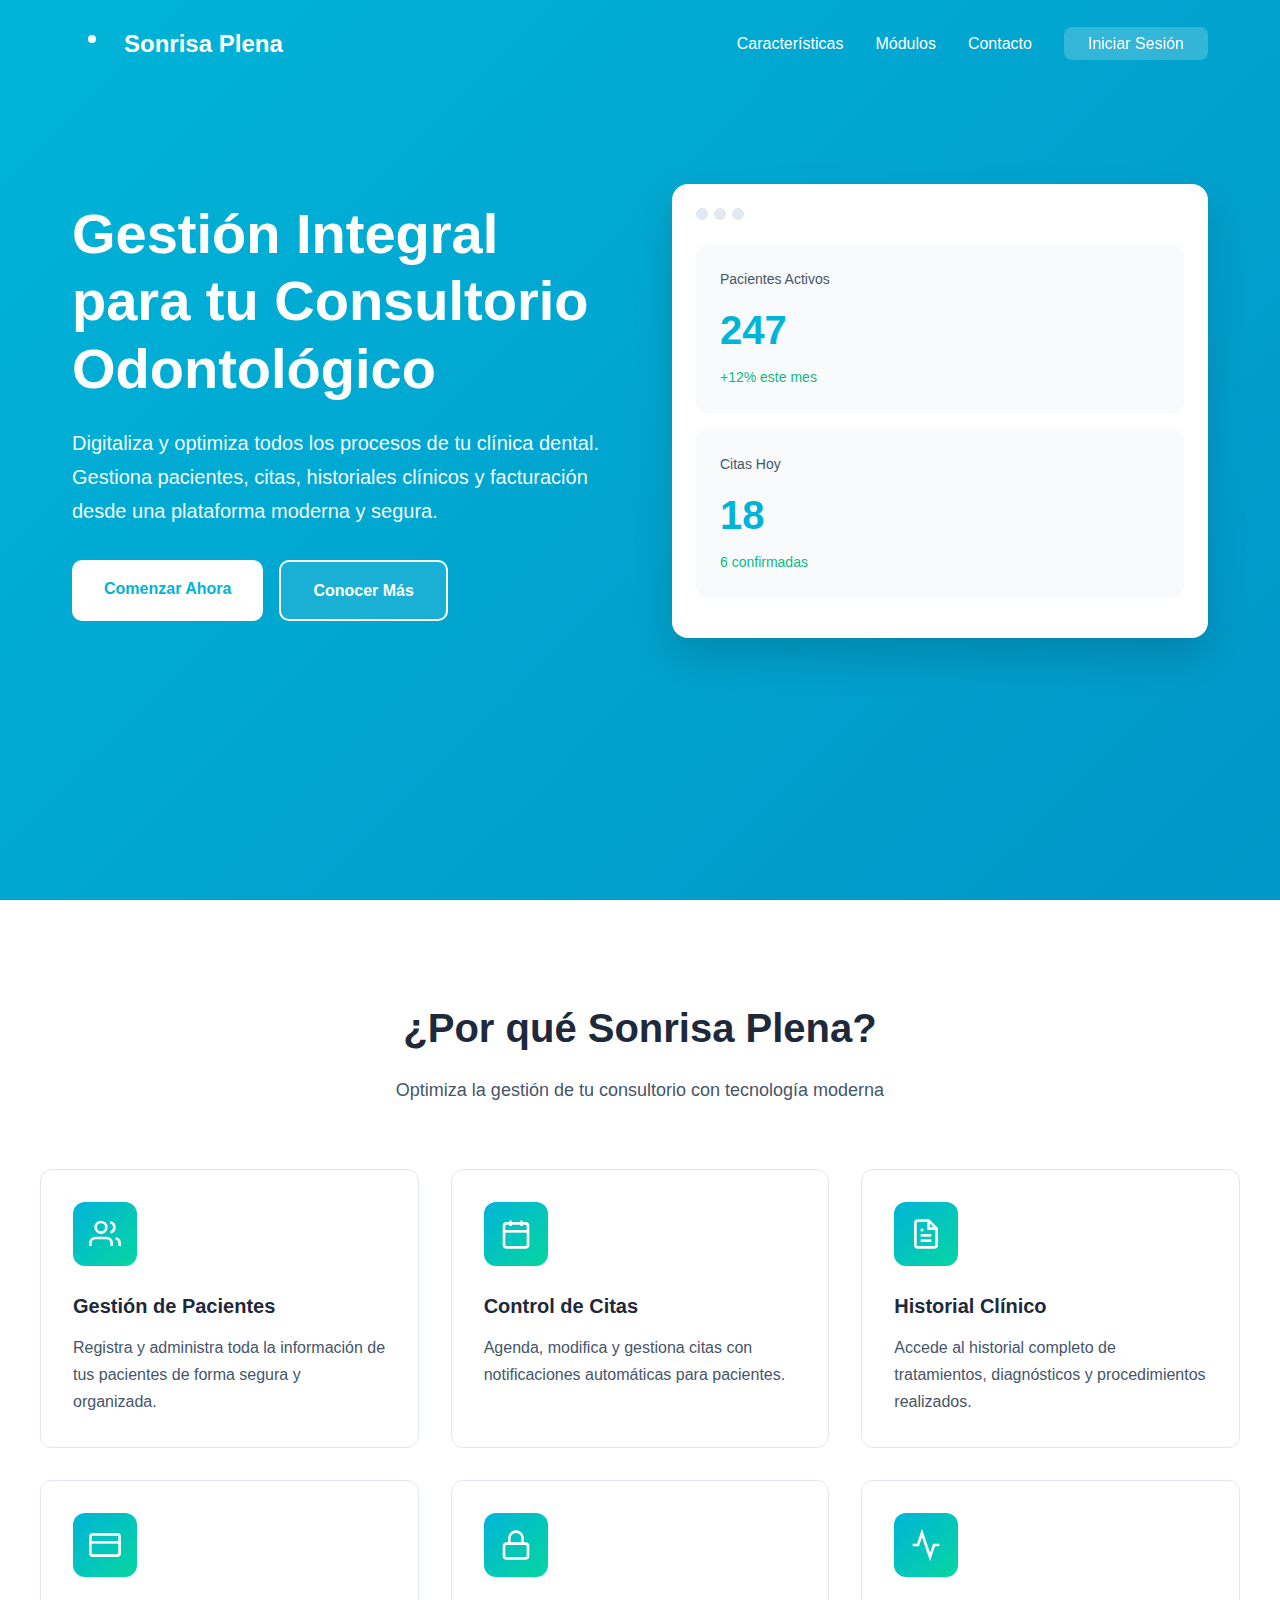
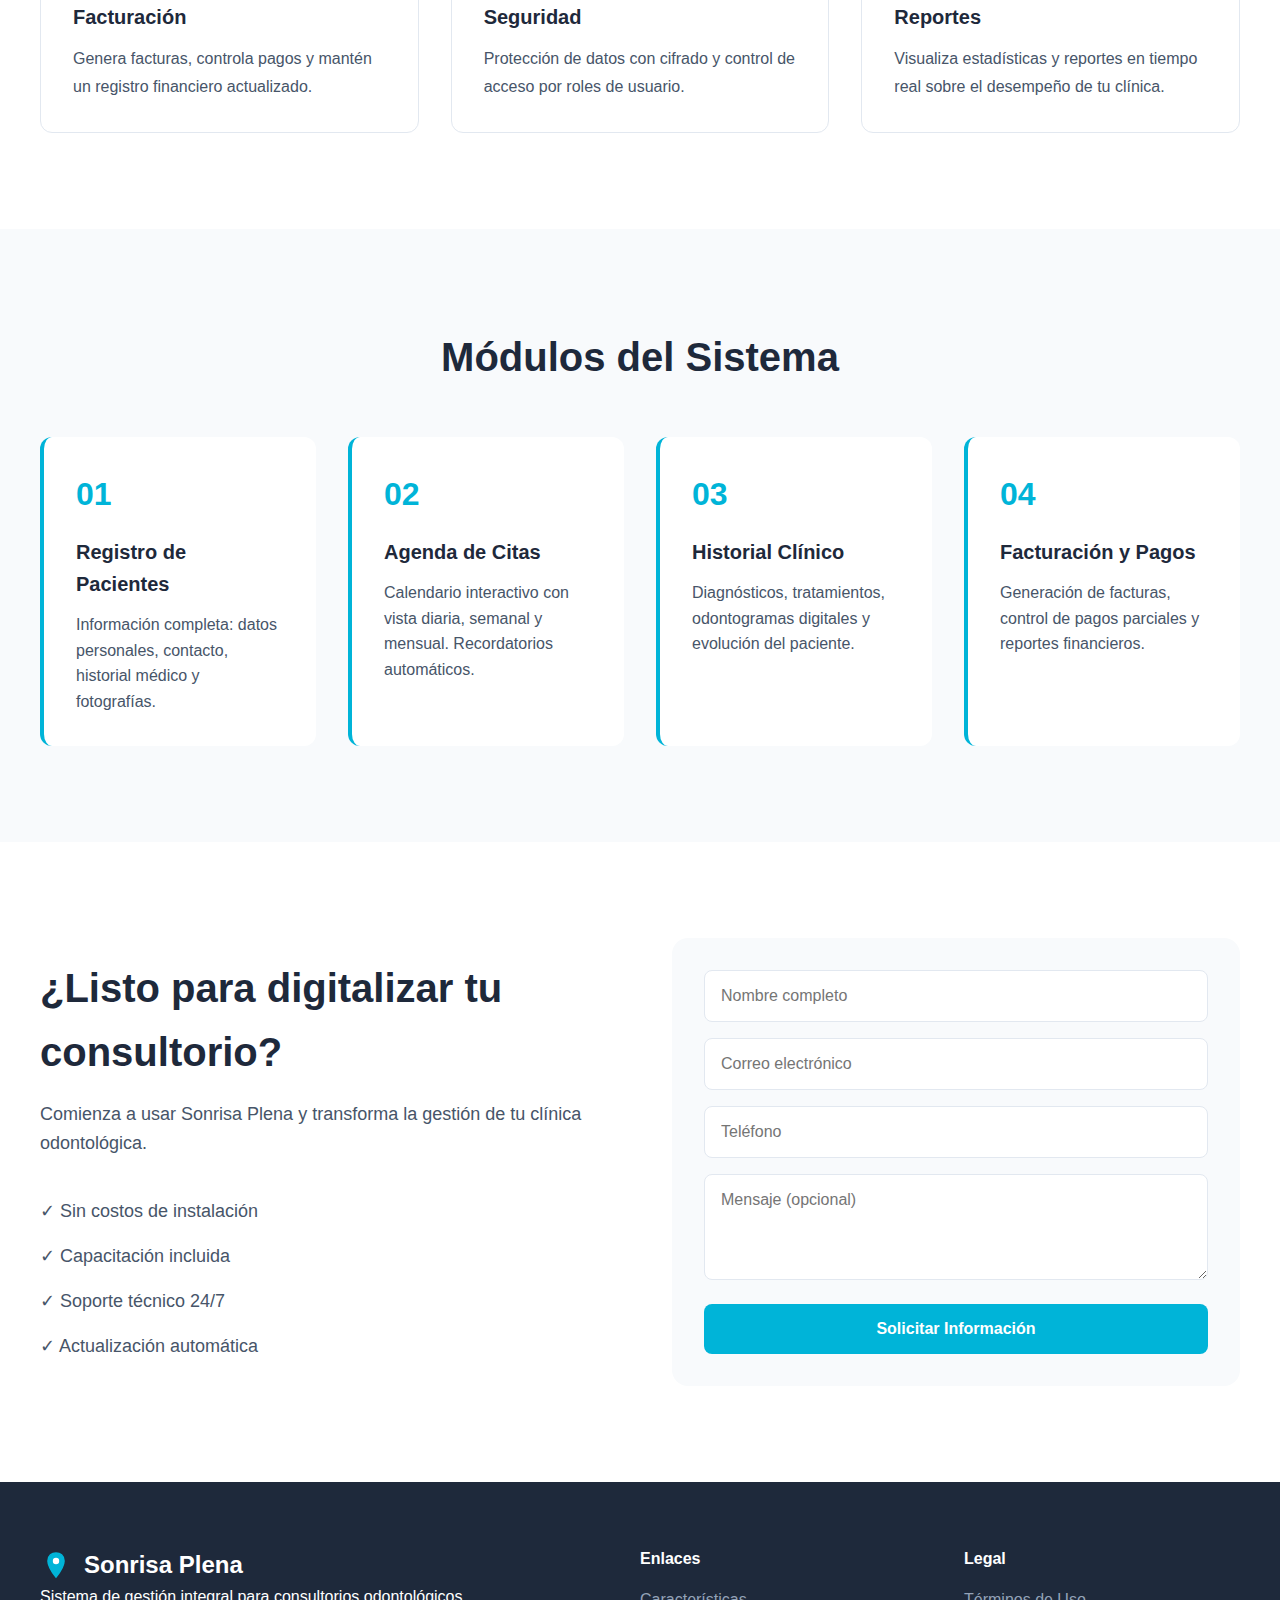
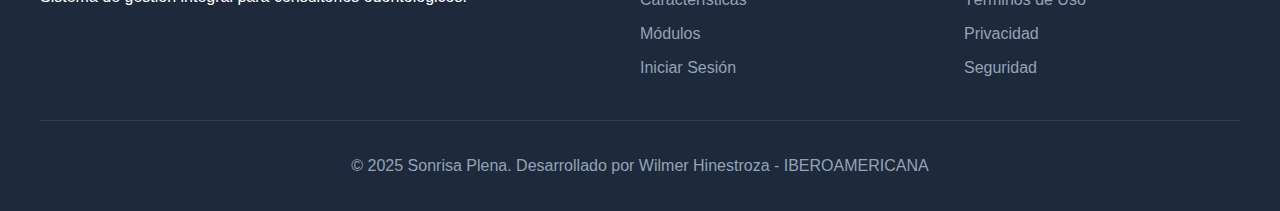
<file: sonrisa-plena-app/index.html>
<!DOCTYPE html>
<html lang="es">
<head>
    <meta charset="UTF-8">
    <meta name="viewport" content="width=device-width, initial-scale=1.0">
    <title>Sonrisa Plena - Gestión Odontológica</title>
    <link rel="stylesheet" href="css/styles.css">
</head>
<body>
    <!-- Hero Section -->
    <header class="hero">
        <nav class="navbar">
            <div class="container">
                <div class="logo">
                    <svg width="40" height="40" viewBox="0 0 40 40" fill="none">
                        <path d="M20 5C15 5 10 8 10 15C10 20 12 25 20 35C28 25 30 20 30 15C30 8 25 5 20 5Z" fill="#00B4D8" stroke="#00B4D8" stroke-width="2"/>
                        <circle cx="20" cy="15" r="4" fill="white"/>
                    </svg>
                    <span class="logo-text">Sonrisa Plena</span>
                </div>
                <ul class="nav-links">
                    <li><a href="#caracteristicas">Características</a></li>
                    <li><a href="#modulos">Módulos</a></li>
                    <li><a href="#contacto">Contacto</a></li>
                    <li><a href="login.html" class="btn-login">Iniciar Sesión</a></li>
                </ul>
                <button class="menu-toggle" id="menuToggle">
                    <span></span>
                    <span></span>
                    <span></span>
                </button>
            </div>
        </nav>
        
        <div class="hero-content container">
            <div class="hero-text">
                <h1>Gestión Integral para tu Consultorio Odontológico</h1>
                <p>Digitaliza y optimiza todos los procesos de tu clínica dental. Gestiona pacientes, citas, historiales clínicos y facturación desde una plataforma moderna y segura.</p>
                <div class="hero-buttons">
                    <a href="login.html" class="btn-primary">Comenzar Ahora</a>
                    <a href="#caracteristicas" class="btn-secondary">Conocer Más</a>
                </div>
            </div>
            <div class="hero-image">
                <div class="card-preview">
                    <div class="preview-header">
                        <div class="preview-dot"></div>
                        <div class="preview-dot"></div>
                        <div class="preview-dot"></div>
                    </div>
                    <div class="preview-content">
                        <div class="stat-card">
                            <span class="stat-label">Pacientes Activos</span>
                            <span class="stat-value">247</span>
                            <span class="stat-trend">+12% este mes</span>
                        </div>
                        <div class="stat-card">
                            <span class="stat-label">Citas Hoy</span>
                            <span class="stat-value">18</span>
                            <span class="stat-trend">6 confirmadas</span>
                        </div>
                    </div>
                </div>
            </div>
        </div>
    </header>

    <!-- Features Section -->
    <section id="caracteristicas" class="features">
        <div class="container">
            <h2 class="section-title">¿Por qué Sonrisa Plena?</h2>
            <p class="section-subtitle">Optimiza la gestión de tu consultorio con tecnología moderna</p>
            
            <div class="features-grid">
                <div class="feature-card">
                    <div class="feature-icon">
                        <svg width="32" height="32" viewBox="0 0 24 24" fill="none" stroke="currentColor" stroke-width="2">
                            <path d="M17 21v-2a4 4 0 0 0-4-4H5a4 4 0 0 0-4 4v2"></path>
                            <circle cx="9" cy="7" r="4"></circle>
                            <path d="M23 21v-2a4 4 0 0 0-3-3.87"></path>
                            <path d="M16 3.13a4 4 0 0 1 0 7.75"></path>
                        </svg>
                    </div>
                    <h3>Gestión de Pacientes</h3>
                    <p>Registra y administra toda la información de tus pacientes de forma segura y organizada.</p>
                </div>

                <div class="feature-card">
                    <div class="feature-icon">
                        <svg width="32" height="32" viewBox="0 0 24 24" fill="none" stroke="currentColor" stroke-width="2">
                            <rect x="3" y="4" width="18" height="18" rx="2" ry="2"></rect>
                            <line x1="16" y1="2" x2="16" y2="6"></line>
                            <line x1="8" y1="2" x2="8" y2="6"></line>
                            <line x1="3" y1="10" x2="21" y2="10"></line>
                        </svg>
                    </div>
                    <h3>Control de Citas</h3>
                    <p>Agenda, modifica y gestiona citas con notificaciones automáticas para pacientes.</p>
                </div>

                <div class="feature-card">
                    <div class="feature-icon">
                        <svg width="32" height="32" viewBox="0 0 24 24" fill="none" stroke="currentColor" stroke-width="2">
                            <path d="M14 2H6a2 2 0 0 0-2 2v16a2 2 0 0 0 2 2h12a2 2 0 0 0 2-2V8z"></path>
                            <polyline points="14 2 14 8 20 8"></polyline>
                            <line x1="16" y1="13" x2="8" y2="13"></line>
                            <line x1="16" y1="17" x2="8" y2="17"></line>
                            <polyline points="10 9 9 9 8 9"></polyline>
                        </svg>
                    </div>
                    <h3>Historial Clínico</h3>
                    <p>Accede al historial completo de tratamientos, diagnósticos y procedimientos realizados.</p>
                </div>

                <div class="feature-card">
                    <div class="feature-icon">
                        <svg width="32" height="32" viewBox="0 0 24 24" fill="none" stroke="currentColor" stroke-width="2">
                            <rect x="1" y="4" width="22" height="16" rx="2" ry="2"></rect>
                            <line x1="1" y1="10" x2="23" y2="10"></line>
                        </svg>
                    </div>
                    <h3>Facturación</h3>
                    <p>Genera facturas, controla pagos y mantén un registro financiero actualizado.</p>
                </div>

                <div class="feature-card">
                    <div class="feature-icon">
                        <svg width="32" height="32" viewBox="0 0 24 24" fill="none" stroke="currentColor" stroke-width="2">
                            <rect x="3" y="11" width="18" height="11" rx="2" ry="2"></rect>
                            <path d="M7 11V7a5 5 0 0 1 10 0v4"></path>
                        </svg>
                    </div>
                    <h3>Seguridad</h3>
                    <p>Protección de datos con cifrado y control de acceso por roles de usuario.</p>
                </div>

                <div class="feature-card">
                    <div class="feature-icon">
                        <svg width="32" height="32" viewBox="0 0 24 24" fill="none" stroke="currentColor" stroke-width="2">
                            <polyline points="22 12 18 12 15 21 9 3 6 12 2 12"></polyline>
                        </svg>
                    </div>
                    <h3>Reportes</h3>
                    <p>Visualiza estadísticas y reportes en tiempo real sobre el desempeño de tu clínica.</p>
                </div>
            </div>
        </div>
    </section>

    <!-- Modules Section -->
    <section id="modulos" class="modules">
        <div class="container">
            <h2 class="section-title">Módulos del Sistema</h2>
            <div class="modules-container">
                <div class="module-item">
                    <div class="module-number">01</div>
                    <h3>Registro de Pacientes</h3>
                    <p>Información completa: datos personales, contacto, historial médico y fotografías.</p>
                </div>
                <div class="module-item">
                    <div class="module-number">02</div>
                    <h3>Agenda de Citas</h3>
                    <p>Calendario interactivo con vista diaria, semanal y mensual. Recordatorios automáticos.</p>
                </div>
                <div class="module-item">
                    <div class="module-number">03</div>
                    <h3>Historial Clínico</h3>
                    <p>Diagnósticos, tratamientos, odontogramas digitales y evolución del paciente.</p>
                </div>
                <div class="module-item">
                    <div class="module-number">04</div>
                    <h3>Facturación y Pagos</h3>
                    <p>Generación de facturas, control de pagos parciales y reportes financieros.</p>
                </div>
            </div>
        </div>
    </section>

    <!-- Contact Section -->
    <section id="contacto" class="contact">
        <div class="container">
            <div class="contact-content">
                <div class="contact-info">
                    <h2>¿Listo para digitalizar tu consultorio?</h2>
                    <p>Comienza a usar Sonrisa Plena y transforma la gestión de tu clínica odontológica.</p>
                    <ul class="contact-list">
                        <li>✓ Sin costos de instalación</li>
                        <li>✓ Capacitación incluida</li>
                        <li>✓ Soporte técnico 24/7</li>
                        <li>✓ Actualización automática</li>
                    </ul>
                </div>
                <div class="contact-form">
                    <form id="contactForm">
                        <input type="text" placeholder="Nombre completo" required>
                        <input type="email" placeholder="Correo electrónico" required>
                        <input type="tel" placeholder="Teléfono" required>
                        <textarea placeholder="Mensaje (opcional)" rows="4"></textarea>
                        <button type="submit" class="btn-submit">Solicitar Información</button>
                    </form>
                </div>
            </div>
        </div>
    </section>

    <!-- Footer -->
    <footer class="footer">
        <div class="container">
            <div class="footer-content">
                <div class="footer-section">
                    <div class="logo">
                        <svg width="32" height="32" viewBox="0 0 40 40" fill="none">
                            <path d="M20 5C15 5 10 8 10 15C10 20 12 25 20 35C28 25 30 20 30 15C30 8 25 5 20 5Z" fill="#00B4D8" stroke="#00B4D8" stroke-width="2"/>
                            <circle cx="20" cy="15" r="4" fill="white"/>
                        </svg>
                        <span class="logo-text">Sonrisa Plena</span>
                    </div>
                    <p>Sistema de gestión integral para consultorios odontológicos.</p>
                </div>
                <div class="footer-section">
                    <h4>Enlaces</h4>
                    <ul>
                        <li><a href="#caracteristicas">Características</a></li>
                        <li><a href="#modulos">Módulos</a></li>
                        <li><a href="login.html">Iniciar Sesión</a></li>
                    </ul>
                </div>
                <div class="footer-section">
                    <h4>Legal</h4>
                    <ul>
                        <li><a href="#">Términos de Uso</a></li>
                        <li><a href="#">Privacidad</a></li>
                        <li><a href="#">Seguridad</a></li>
                    </ul>
                </div>
            </div>
            <div class="footer-bottom">
                <p>&copy; 2025 Sonrisa Plena. Desarrollado por Wilmer Hinestroza - IBEROAMERICANA</p>
            </div>
        </div>
    </footer>

    <script src="js/main.js"></script>
</body>
</html>
</file>
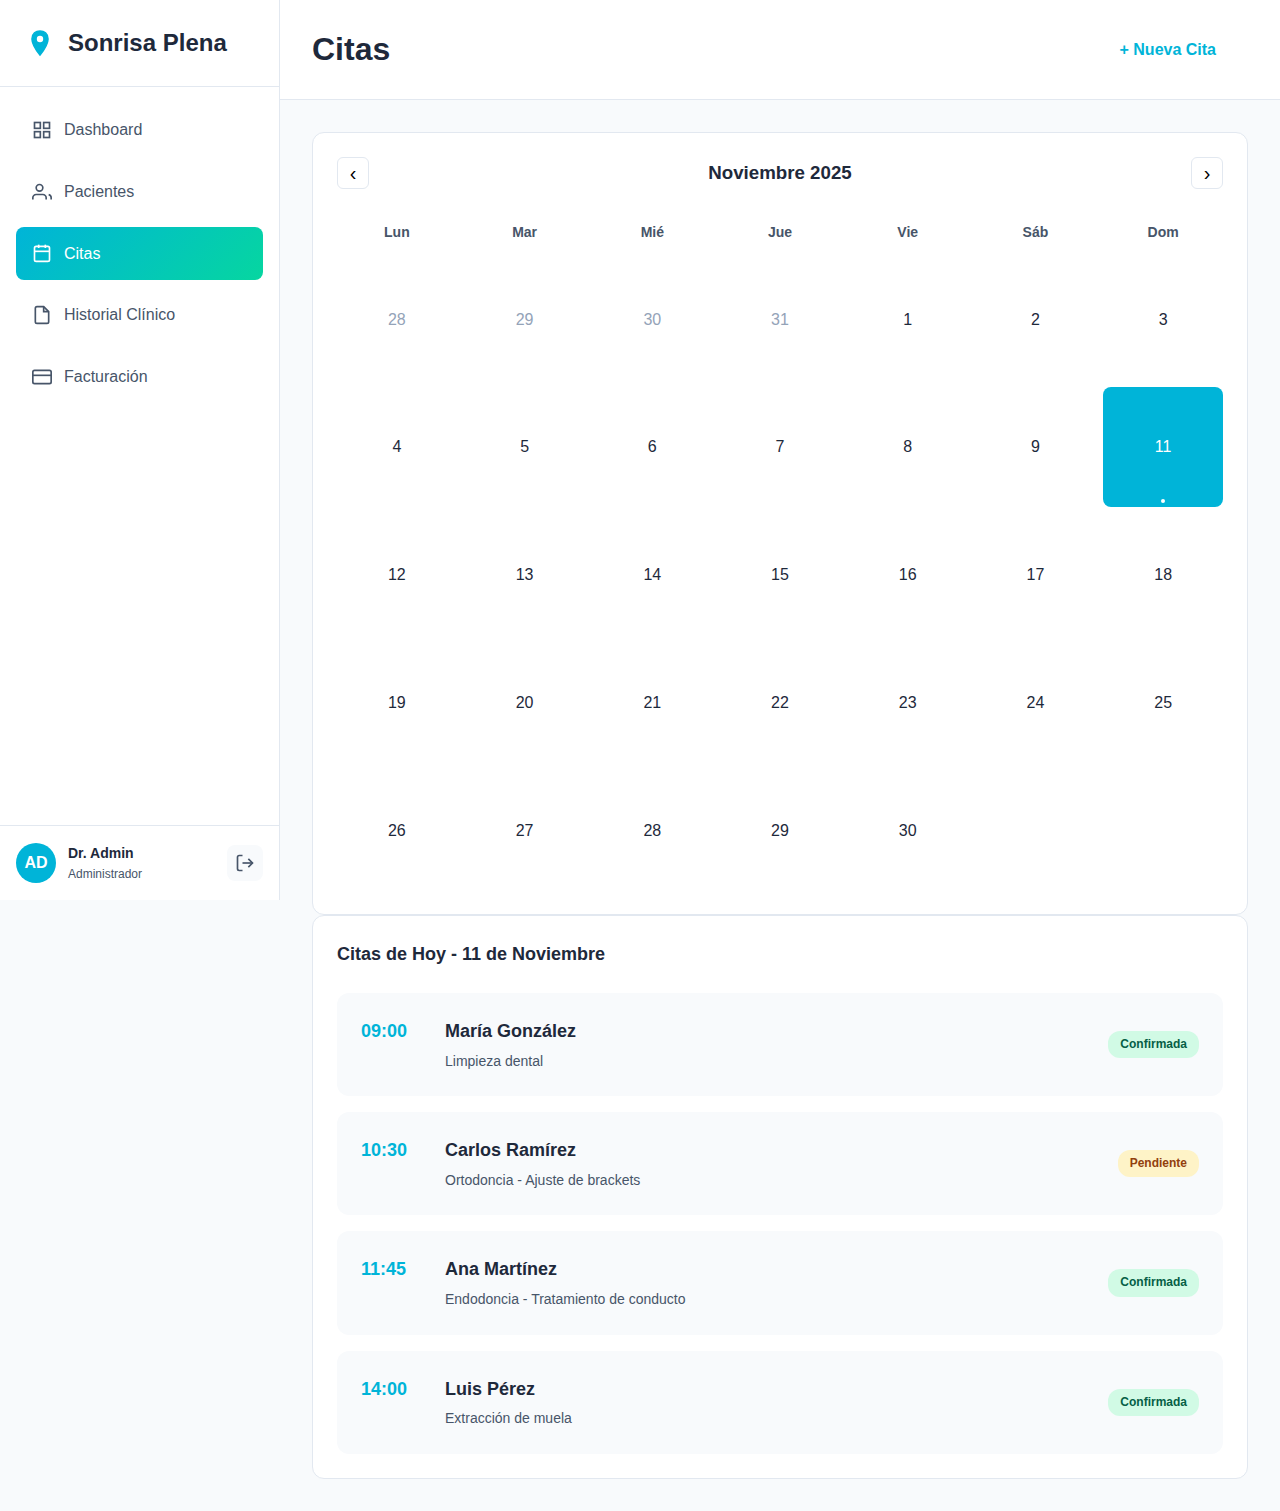
<file: sonrisa-plena-app/citas.html>
<!DOCTYPE html>
<html lang="es">
<head>
    <meta charset="UTF-8">
    <meta name="viewport" content="width=device-width, initial-scale=1.0">
    <title>Citas - Sonrisa Plena</title>
    <link rel="stylesheet" href="css/styles.css">
</head>
<body>
    <div class="dashboard-layout">
        <!-- Sidebar (igual que en las otras páginas) -->
        <aside class="sidebar" id="sidebar">
            <div class="sidebar-header">
                <div class="logo">
                    <svg width="32" height="32" viewBox="0 0 40 40" fill="none">
                        <path d="M20 5C15 5 10 8 10 15C10 20 12 25 20 35C28 25 30 20 30 15C30 8 25 5 20 5Z" fill="#00B4D8" stroke="#00B4D8" stroke-width="2"/>
                        <circle cx="20" cy="15" r="4" fill="white"/>
                    </svg>
                    <span class="logo-text">Sonrisa Plena</span>
                </div>
                <button class="sidebar-toggle" id="sidebarToggle">×</button>
            </div>
            
            <nav class="sidebar-nav">
                <a href="dashboard.html" class="nav-item">
                    <svg width="20" height="20" viewBox="0 0 24 24" fill="none" stroke="currentColor" stroke-width="2">
                        <rect x="3" y="3" width="7" height="7"></rect>
                        <rect x="14" y="3" width="7" height="7"></rect>
                        <rect x="14" y="14" width="7" height="7"></rect>
                        <rect x="3" y="14" width="7" height="7"></rect>
                    </svg>
                    <span>Dashboard</span>
                </a>
                <a href="pacientes.html" class="nav-item">
                    <svg width="20" height="20" viewBox="0 0 24 24" fill="none" stroke="currentColor" stroke-width="2">
                        <path d="M17 21v-2a4 4 0 0 0-4-4H5a4 4 0 0 0-4 4v2"></path>
                        <circle cx="9" cy="7" r="4"></circle>
                        <path d="M23 21v-2a4 4 0 0 0-3-3.87"></path>
                    </svg>
                    <span>Pacientes</span>
                </a>
                <a href="citas.html" class="nav-item active">
                    <svg width="20" height="20" viewBox="0 0 24 24" fill="none" stroke="currentColor" stroke-width="2">
                        <rect x="3" y="4" width="18" height="18" rx="2" ry="2"></rect>
                        <line x1="16" y1="2" x2="16" y2="6"></line>
                        <line x1="8" y1="2" x2="8" y2="6"></line>
                        <line x1="3" y1="10" x2="21" y2="10"></line>
                    </svg>
                    <span>Citas</span>
                </a>
                <a href="historial.html" class="nav-item">
                    <svg width="20" height="20" viewBox="0 0 24 24" fill="none" stroke="currentColor" stroke-width="2">
                        <path d="M14 2H6a2 2 0 0 0-2 2v16a2 2 0 0 0 2 2h12a2 2 0 0 0 2-2V8z"></path>
                        <polyline points="14 2 14 8 20 8"></polyline>
                    </svg>
                    <span>Historial Clínico</span>
                </a>
                <a href="facturacion.html" class="nav-item">
                    <svg width="20" height="20" viewBox="0 0 24 24" fill="none" stroke="currentColor" stroke-width="2">
                        <rect x="1" y="4" width="22" height="16" rx="2" ry="2"></rect>
                        <line x1="1" y1="10" x2="23" y2="10"></line>
                    </svg>
                    <span>Facturación</span>
                </a>
            </nav>
            
            <div class="sidebar-footer">
                <div class="user-info">
                    <div class="user-avatar">AD</div>
                    <div class="user-details">
                        <span class="user-name">Dr. Admin</span>
                        <span class="user-role">Administrador</span>
                    </div>
                </div>
                <button class="btn-logout" id="logoutBtn">
                    <svg width="20" height="20" viewBox="0 0 24 24" fill="none" stroke="currentColor" stroke-width="2">
                        <path d="M9 21H5a2 2 0 0 1-2-2V5a2 2 0 0 1 2-2h4"></path>
                        <polyline points="16 17 21 12 16 7"></polyline>
                        <line x1="21" y1="12" x2="9" y2="12"></line>
                    </svg>
                </button>
            </div>
        </aside>
        
        <!-- Main Content -->
        <main class="main-content">
            <header class="dashboard-header">
                <button class="menu-btn" id="menuBtn">
                    <span></span>
                    <span></span>
                    <span></span>
                </button>
                <h1>Citas</h1>
                <div class="header-actions">
                    <button class="btn-primary" id="addAppointmentBtn">+ Nueva Cita</button>
                </div>
            </header>
            
            <div class="dashboard-content">
                <!-- Calendar View -->
                <div class="card">
                    <div class="calendar-header">
                        <button class="btn-nav" id="prevMonth">‹</button>
                        <h3 id="currentMonth">Noviembre 2025</h3>
                        <button class="btn-nav" id="nextMonth">›</button>
                    </div>
                    <div class="calendar-grid">
                        <div class="calendar-day-header">Lun</div>
                        <div class="calendar-day-header">Mar</div>
                        <div class="calendar-day-header">Mié</div>
                        <div class="calendar-day-header">Jue</div>
                        <div class="calendar-day-header">Vie</div>
                        <div class="calendar-day-header">Sáb</div>
                        <div class="calendar-day-header">Dom</div>
                        
                        <!-- Calendar days will be generated by JS -->
                        <div class="calendar-day inactive">28</div>
                        <div class="calendar-day inactive">29</div>
                        <div class="calendar-day inactive">30</div>
                        <div class="calendar-day inactive">31</div>
                        <div class="calendar-day">1</div>
                        <div class="calendar-day">2</div>
                        <div class="calendar-day">3</div>
                        <div class="calendar-day">4</div>
                        <div class="calendar-day">5</div>
                        <div class="calendar-day">6</div>
                        <div class="calendar-day">7</div>
                        <div class="calendar-day">8</div>
                        <div class="calendar-day">9</div>
                        <div class="calendar-day active">11<span class="calendar-dot"></span></div>
                        <div class="calendar-day">12</div>
                        <div class="calendar-day">13</div>
                        <div class="calendar-day">14</div>
                        <div class="calendar-day">15</div>
                        <div class="calendar-day">16</div>
                        <div class="calendar-day">17</div>
                        <div class="calendar-day">18</div>
                        <div class="calendar-day">19</div>
                        <div class="calendar-day">20</div>
                        <div class="calendar-day">21</div>
                        <div class="calendar-day">22</div>
                        <div class="calendar-day">23</div>
                        <div class="calendar-day">24</div>
                        <div class="calendar-day">25</div>
                        <div class="calendar-day">26</div>
                        <div class="calendar-day">27</div>
                        <div class="calendar-day">28</div>
                        <div class="calendar-day">29</div>
                        <div class="calendar-day">30</div>
                    </div>
                </div>
                
                <!-- Appointments List -->
                <div class="card">
                    <div class="card-header">
                        <h3>Citas de Hoy - 11 de Noviembre</h3>
                    </div>
                    <div class="appointments-timeline">
                        <div class="timeline-item">
                            <div class="timeline-time">09:00</div>
                            <div class="timeline-content">
                                <div class="timeline-info">
                                    <h4>María González</h4>
                                    <p>Limpieza dental</p>
                                </div>
                                <span class="badge badge-confirmed">Confirmada</span>
                            </div>
                        </div>
                        <div class="timeline-item">
                            <div class="timeline-time">10:30</div>
                            <div class="timeline-content">
                                <div class="timeline-info">
                                    <h4>Carlos Ramírez</h4>
                                    <p>Ortodoncia - Ajuste de brackets</p>
                                </div>
                                <span class="badge badge-pending">Pendiente</span>
                            </div>
                        </div>
                        <div class="timeline-item">
                            <div class="timeline-time">11:45</div>
                            <div class="timeline-content">
                                <div class="timeline-info">
                                    <h4>Ana Martínez</h4>
                                    <p>Endodoncia - Tratamiento de conducto</p>
                                </div>
                                <span class="badge badge-confirmed">Confirmada</span>
                            </div>
                        </div>
                        <div class="timeline-item">
                            <div class="timeline-time">14:00</div>
                            <div class="timeline-content">
                                <div class="timeline-info">
                                    <h4>Luis Pérez</h4>
                                    <p>Extracción de muela</p>
                                </div>
                                <span class="badge badge-confirmed">Confirmada</span>
                            </div>
                        </div>
                    </div>
                </div>
            </div>
        </main>
    </div>
    
    <!-- Modal Nueva Cita -->
    <div class="modal" id="appointmentModal">
        <div class="modal-content">
            <div class="modal-header">
                <h2>Nueva Cita</h2>
                <button class="modal-close" id="closeModal">&times;</button>
            </div>
            <form id="appointmentForm">
                <div class="form-group">
                    <label>Paciente *</label>
                    <select required>
                        <option value="">Seleccionar paciente...</option>
                        <option>María González</option>
                        <option>Carlos Ramírez</option>
                        <option>Ana Martínez</option>
                        <option>Luis Pérez</option>
                    </select>
                </div>
                <div class="form-row">
                    <div class="form-group">
                        <label>Fecha *</label>
                        <input type="date" required>
                    </div>
                    <div class="form-group">
                        <label>Hora *</label>
                        <input type="time" required>
                    </div>
                </div>
                <div class="form-group">
                    <label>Tipo de Procedimiento *</label>
                    <select required>
                        <option value="">Seleccionar...</option>
                        <option>Limpieza dental</option>
                        <option>Ortodoncia</option>
                        <option>Endodoncia</option>
                        <option>Extracción</option>
                        <option>Implantes</option>
                        <option>Consulta general</option>
                    </select>
                </div>
                <div class="form-group">
                    <label>Notas</label>
                    <textarea rows="3"></textarea>
                </div>
                <div class="modal-actions">
                    <button type="button" class="btn-secondary" id="cancelBtn">Cancelar</button>
                    <button type="submit" class="btn-primary">Agendar Cita</button>
                </div>
            </form>
        </div>
    </div>
    
    <script src="js/citas.js"></script>
</body>
</html>
</file>
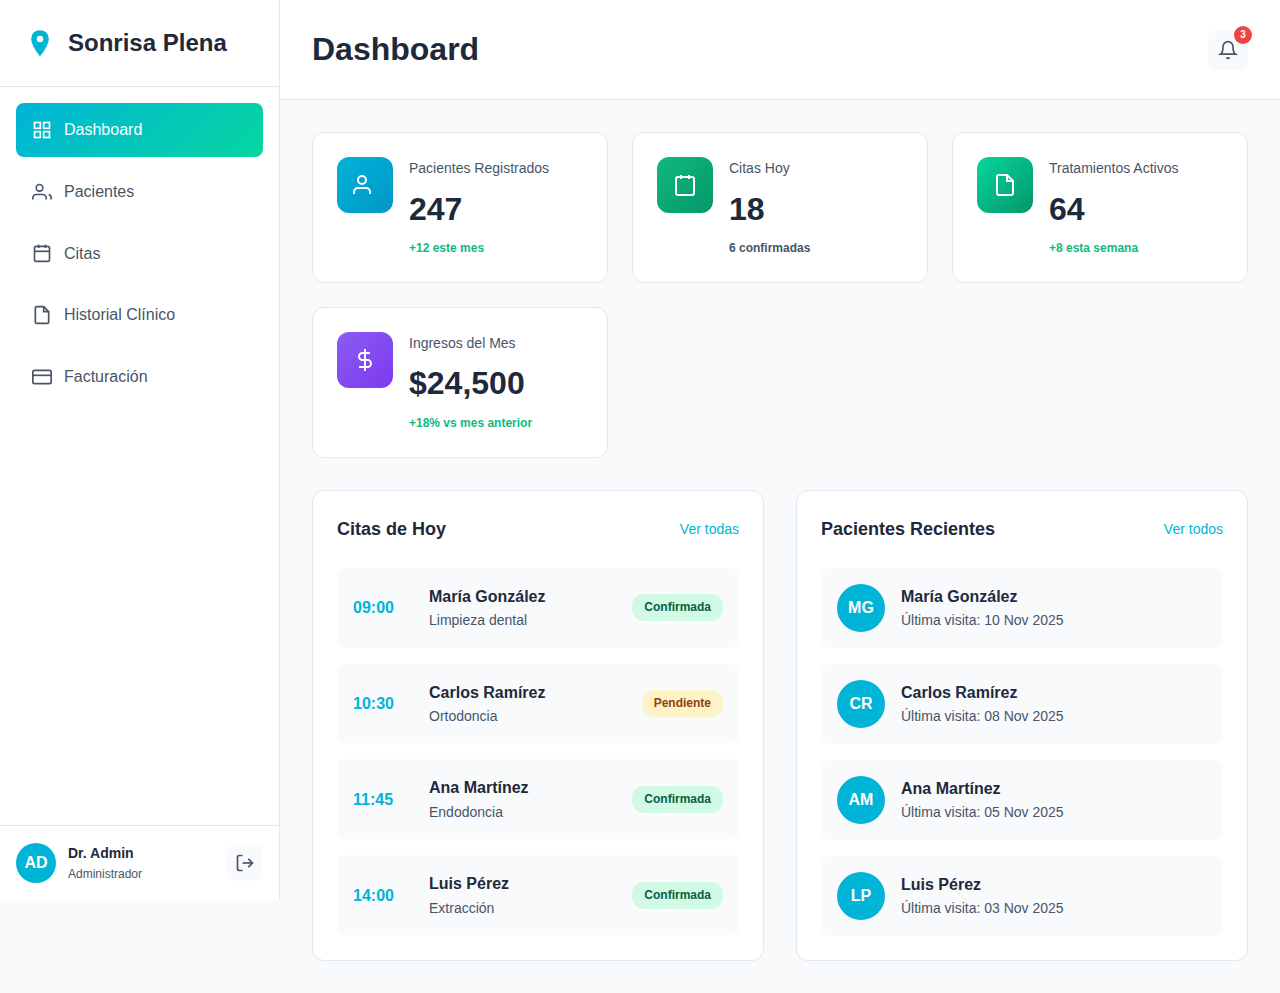
<file: sonrisa-plena-app/dashboard.html>
<!DOCTYPE html>
<html lang="es">
<head>
    <meta charset="UTF-8">
    <meta name="viewport" content="width=device-width, initial-scale=1.0">
    <title>Dashboard - Sonrisa Plena</title>
    <link rel="stylesheet" href="css/styles.css">
</head>
<body>
    <div class="dashboard-layout">
        <!-- Sidebar -->
        <aside class="sidebar" id="sidebar">
            <div class="sidebar-header">
                <div class="logo">
                    <svg width="32" height="32" viewBox="0 0 40 40" fill="none">
                        <path d="M20 5C15 5 10 8 10 15C10 20 12 25 20 35C28 25 30 20 30 15C30 8 25 5 20 5Z" fill="#00B4D8" stroke="#00B4D8" stroke-width="2"/>
                        <circle cx="20" cy="15" r="4" fill="white"/>
                    </svg>
                    <span class="logo-text">Sonrisa Plena</span>
                </div>
                <button class="sidebar-toggle" id="sidebarToggle">×</button>
            </div>
            
            <nav class="sidebar-nav">
                <a href="dashboard.html" class="nav-item active">
                    <svg width="20" height="20" viewBox="0 0 24 24" fill="none" stroke="currentColor" stroke-width="2">
                        <rect x="3" y="3" width="7" height="7"></rect>
                        <rect x="14" y="3" width="7" height="7"></rect>
                        <rect x="14" y="14" width="7" height="7"></rect>
                        <rect x="3" y="14" width="7" height="7"></rect>
                    </svg>
                    <span>Dashboard</span>
                </a>
                <a href="pacientes.html" class="nav-item">
                    <svg width="20" height="20" viewBox="0 0 24 24" fill="none" stroke="currentColor" stroke-width="2">
                        <path d="M17 21v-2a4 4 0 0 0-4-4H5a4 4 0 0 0-4 4v2"></path>
                        <circle cx="9" cy="7" r="4"></circle>
                        <path d="M23 21v-2a4 4 0 0 0-3-3.87"></path>
                    </svg>
                    <span>Pacientes</span>
                </a>
                <a href="citas.html" class="nav-item">
                    <svg width="20" height="20" viewBox="0 0 24 24" fill="none" stroke="currentColor" stroke-width="2">
                        <rect x="3" y="4" width="18" height="18" rx="2" ry="2"></rect>
                        <line x1="16" y1="2" x2="16" y2="6"></line>
                        <line x1="8" y1="2" x2="8" y2="6"></line>
                        <line x1="3" y1="10" x2="21" y2="10"></line>
                    </svg>
                    <span>Citas</span>
                </a>
                <a href="historial.html" class="nav-item">
                    <svg width="20" height="20" viewBox="0 0 24 24" fill="none" stroke="currentColor" stroke-width="2">
                        <path d="M14 2H6a2 2 0 0 0-2 2v16a2 2 0 0 0 2 2h12a2 2 0 0 0 2-2V8z"></path>
                        <polyline points="14 2 14 8 20 8"></polyline>
                    </svg>
                    <span>Historial Clínico</span>
                </a>
                <a href="facturacion.html" class="nav-item">
                    <svg width="20" height="20" viewBox="0 0 24 24" fill="none" stroke="currentColor" stroke-width="2">
                        <rect x="1" y="4" width="22" height="16" rx="2" ry="2"></rect>
                        <line x1="1" y1="10" x2="23" y2="10"></line>
                    </svg>
                    <span>Facturación</span>
                </a>
            </nav>
            
            <div class="sidebar-footer">
                <div class="user-info">
                    <div class="user-avatar">AD</div>
                    <div class="user-details">
                        <span class="user-name">Dr. Admin</span>
                        <span class="user-role">Administrador</span>
                    </div>
                </div>
                <button class="btn-logout" id="logoutBtn">
                    <svg width="20" height="20" viewBox="0 0 24 24" fill="none" stroke="currentColor" stroke-width="2">
                        <path d="M9 21H5a2 2 0 0 1-2-2V5a2 2 0 0 1 2-2h4"></path>
                        <polyline points="16 17 21 12 16 7"></polyline>
                        <line x1="21" y1="12" x2="9" y2="12"></line>
                    </svg>
                </button>
            </div>
        </aside>
        
        <!-- Main Content -->
        <main class="main-content">
            <header class="dashboard-header">
                <button class="menu-btn" id="menuBtn">
                    <span></span>
                    <span></span>
                    <span></span>
                </button>
                <h1>Dashboard</h1>
                <div class="header-actions">
                    <button class="notification-btn">
                        <svg width="20" height="20" viewBox="0 0 24 24" fill="none" stroke="currentColor" stroke-width="2">
                            <path d="M18 8A6 6 0 0 0 6 8c0 7-3 9-3 9h18s-3-2-3-9"></path>
                            <path d="M13.73 21a2 2 0 0 1-3.46 0"></path>
                        </svg>
                        <span class="notification-badge">3</span>
                    </button>
                </div>
            </header>
            
            <div class="dashboard-content">
                <!-- Stats Cards -->
                <div class="stats-grid">
                    <div class="stat-card-large">
                        <div class="stat-icon blue">
                            <svg width="24" height="24" viewBox="0 0 24 24" fill="none" stroke="currentColor" stroke-width="2">
                                <path d="M17 21v-2a4 4 0 0 0-4-4H5a4 4 0 0 0-4 4v2"></path>
                                <circle cx="9" cy="7" r="4"></circle>
                            </svg>
                        </div>
                        <div class="stat-info">
                            <span class="stat-label">Pacientes Registrados</span>
                            <span class="stat-value">247</span>
                            <span class="stat-change positive">+12 este mes</span>
                        </div>
                    </div>
                    
                    <div class="stat-card-large">
                        <div class="stat-icon green">
                            <svg width="24" height="24" viewBox="0 0 24 24" fill="none" stroke="currentColor" stroke-width="2">
                                <rect x="3" y="4" width="18" height="18" rx="2" ry="2"></rect>
                                <line x1="16" y1="2" x2="16" y2="6"></line>
                                <line x1="8" y1="2" x2="8" y2="6"></line>
                            </svg>
                        </div>
                        <div class="stat-info">
                            <span class="stat-label">Citas Hoy</span>
                            <span class="stat-value">18</span>
                            <span class="stat-change neutral">6 confirmadas</span>
                        </div>
                    </div>
                    
                    <div class="stat-card-large">
                        <div class="stat-icon teal">
                            <svg width="24" height="24" viewBox="0 0 24 24" fill="none" stroke="currentColor" stroke-width="2">
                                <path d="M14 2H6a2 2 0 0 0-2 2v16a2 2 0 0 0 2 2h12a2 2 0 0 0 2-2V8z"></path>
                                <polyline points="14 2 14 8 20 8"></polyline>
                            </svg>
                        </div>
                        <div class="stat-info">
                            <span class="stat-label">Tratamientos Activos</span>
                            <span class="stat-value">64</span>
                            <span class="stat-change positive">+8 esta semana</span>
                        </div>
                    </div>
                    
                    <div class="stat-card-large">
                        <div class="stat-icon purple">
                            <svg width="24" height="24" viewBox="0 0 24 24" fill="none" stroke="currentColor" stroke-width="2">
                                <line x1="12" y1="1" x2="12" y2="23"></line>
                                <path d="M17 5H9.5a3.5 3.5 0 0 0 0 7h5a3.5 3.5 0 0 1 0 7H6"></path>
                            </svg>
                        </div>
                        <div class="stat-info">
                            <span class="stat-label">Ingresos del Mes</span>
                            <span class="stat-value">$24,500</span>
                            <span class="stat-change positive">+18% vs mes anterior</span>
                        </div>
                    </div>
                </div>
                
                <!-- Recent Activities -->
                <div class="content-grid">
                    <div class="card">
                        <div class="card-header">
                            <h3>Citas de Hoy</h3>
                            <a href="citas.html" class="link-primary">Ver todas</a>
                        </div>
                        <div class="appointments-list">
                            <div class="appointment-item">
                                <div class="appointment-time">09:00</div>
                                <div class="appointment-info">
                                    <span class="appointment-name">María González</span>
                                    <span class="appointment-type">Limpieza dental</span>
                                </div>
                                <span class="badge badge-confirmed">Confirmada</span>
                            </div>
                            <div class="appointment-item">
                                <div class="appointment-time">10:30</div>
                                <div class="appointment-info">
                                    <span class="appointment-name">Carlos Ramírez</span>
                                    <span class="appointment-type">Ortodoncia</span>
                                </div>
                                <span class="badge badge-pending">Pendiente</span>
                            </div>
                            <div class="appointment-item">
                                <div class="appointment-time">11:45</div>
                                <div class="appointment-info">
                                    <span class="appointment-name">Ana Martínez</span>
                                    <span class="appointment-type">Endodoncia</span>
                                </div>
                                <span class="badge badge-confirmed">Confirmada</span>
                            </div>
                            <div class="appointment-item">
                                <div class="appointment-time">14:00</div>
                                <div class="appointment-info">
                                    <span class="appointment-name">Luis Pérez</span>
                                    <span class="appointment-type">Extracción</span>
                                </div>
                                <span class="badge badge-confirmed">Confirmada</span>
                            </div>
                        </div>
                    </div>
                    
                    <div class="card">
                        <div class="card-header">
                            <h3>Pacientes Recientes</h3>
                            <a href="pacientes.html" class="link-primary">Ver todos</a>
                        </div>
                        <div class="patients-list">
                            <div class="patient-item">
                                <div class="patient-avatar">MG</div>
                                <div class="patient-info">
                                    <span class="patient-name">María González</span>
                                    <span class="patient-date">Última visita: 10 Nov 2025</span>
                                </div>
                            </div>
                            <div class="patient-item">
                                <div class="patient-avatar">CR</div>
                                <div class="patient-info">
                                    <span class="patient-name">Carlos Ramírez</span>
                                    <span class="patient-date">Última visita: 08 Nov 2025</span>
                                </div>
                            </div>
                            <div class="patient-item">
                                <div class="patient-avatar">AM</div>
                                <div class="patient-info">
                                    <span class="patient-name">Ana Martínez</span>
                                    <span class="patient-date">Última visita: 05 Nov 2025</span>
                                </div>
                            </div>
                            <div class="patient-item">
                                <div class="patient-avatar">LP</div>
                                <div class="patient-info">
                                    <span class="patient-name">Luis Pérez</span>
                                    <span class="patient-date">Última visita: 03 Nov 2025</span>
                                </div>
                            </div>
                        </div>
                    </div>
                </div>
            </div>
        </main>
    </div>
    
    <script src="js/dashboard.js"></script>
</body>
</html>
</file>
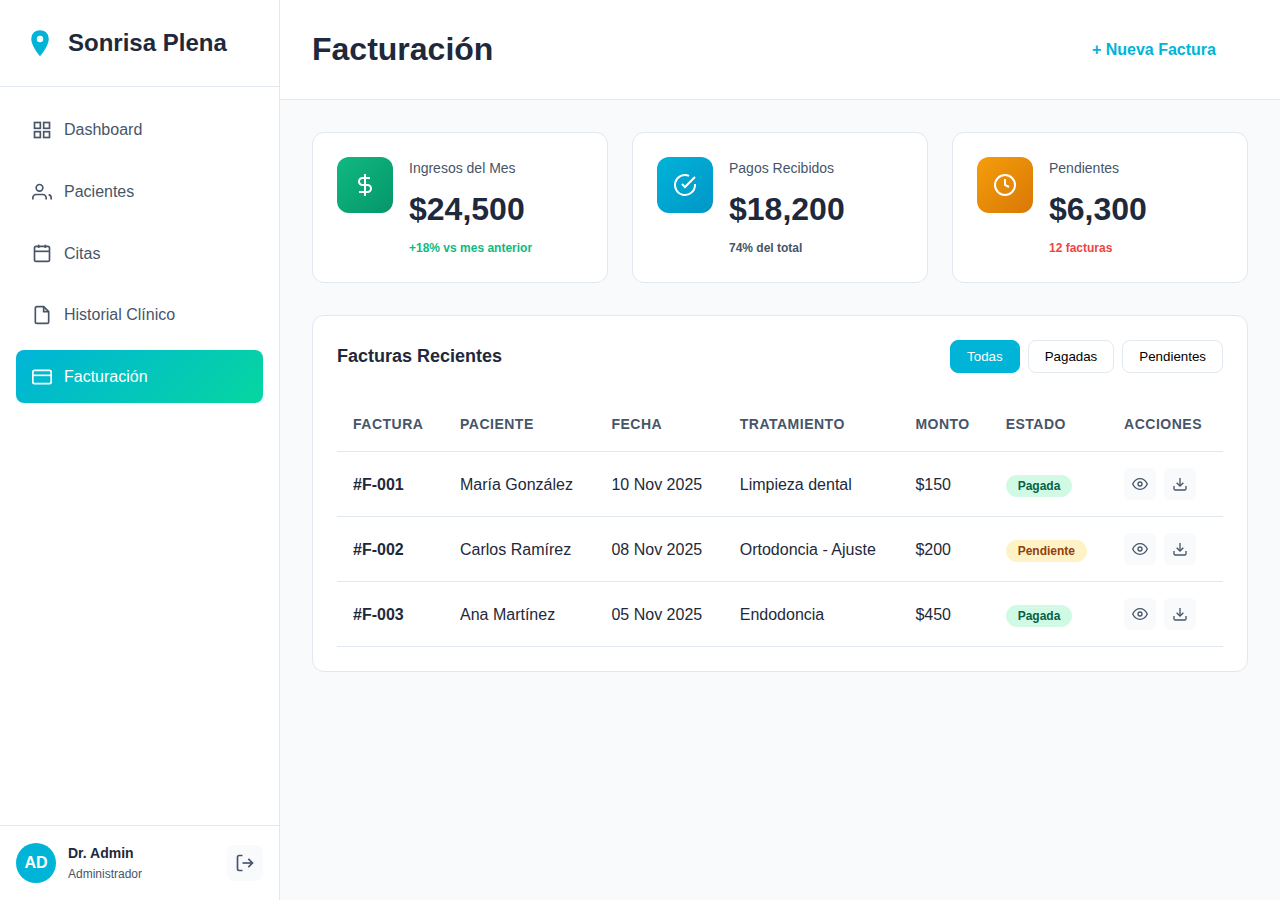
<file: sonrisa-plena-app/facturacion.html>
<!DOCTYPE html>
<html lang="es">
<head>
    <meta charset="UTF-8">
    <meta charset="UTF-8">
    <meta name="viewport" content="width=device-width, initial-scale=1.0">
    <title>Facturación - Sonrisa Plena</title>
    <link rel="stylesheet" href="css/styles.css">
</head>
<body>
    <div class="dashboard-layout">
        <!-- Sidebar -->
        <aside class="sidebar" id="sidebar">
            <div class="sidebar-header">
                <div class="logo">
                    <svg width="32" height="32" viewBox="0 0 40 40" fill="none">
                        <path d="M20 5C15 5 10 8 10 15C10 20 12 25 20 35C28 25 30 20 30 15C30 8 25 5 20 5Z" fill="#00B4D8" stroke="#00B4D8" stroke-width="2"/>
                        <circle cx="20" cy="15" r="4" fill="white"/>
                    </svg>
                    <span class="logo-text">Sonrisa Plena</span>
                </div>
                <button class="sidebar-toggle" id="sidebarToggle">×</button>
            </div>
            
            <nav class="sidebar-nav">
                <a href="dashboard.html" class="nav-item">
                    <svg width="20" height="20" viewBox="0 0 24 24" fill="none" stroke="currentColor" stroke-width="2">
                        <rect x="3" y="3" width="7" height="7"></rect>
                        <rect x="14" y="3" width="7" height="7"></rect>
                        <rect x="14" y="14" width="7" height="7"></rect>
                        <rect x="3" y="14" width="7" height="7"></rect>
                    </svg>
                    <span>Dashboard</span>
                </a>
                <a href="pacientes.html" class="nav-item">
                    <svg width="20" height="20" viewBox="0 0 24 24" fill="none" stroke="currentColor" stroke-width="2">
                        <path d="M17 21v-2a4 4 0 0 0-4-4H5a4 4 0 0 0-4 4v2"></path>
                        <circle cx="9" cy="7" r="4"></circle>
                        <path d="M23 21v-2a4 4 0 0 0-3-3.87"></path>
                    </svg>
                    <span>Pacientes</span>
                </a>
                <a href="citas.html" class="nav-item">
                    <svg width="20" height="20" viewBox="0 0 24 24" fill="none" stroke="currentColor" stroke-width="2">
                        <rect x="3" y="4" width="18" height="18" rx="2" ry="2"></rect>
                        <line x1="16" y1="2" x2="16" y2="6"></line>
                        <line x1="8" y1="2" x2="8" y2="6"></line>
                        <line x1="3" y1="10" x2="21" y2="10"></line>
                    </svg>
                    <span>Citas</span>
                </a>
                <a href="historial.html" class="nav-item">
                    <svg width="20" height="20" viewBox="0 0 24 24" fill="none" stroke="currentColor" stroke-width="2">
                        <path d="M14 2H6a2 2 0 0 0-2 2v16a2 2 0 0 0 2 2h12a2 2 0 0 0 2-2V8z"></path>
                        <polyline points="14 2 14 8 20 8"></polyline>
                    </svg>
                    <span>Historial Clínico</span>
                </a>
                <a href="facturacion.html" class="nav-item active">
                    <svg width="20" height="20" viewBox="0 0 24 24" fill="none" stroke="currentColor" stroke-width="2">
                        <rect x="1" y="4" width="22" height="16" rx="2" ry="2"></rect>
                        <line x1="1" y1="10" x2="23" y2="10"></line>
                    </svg>
                    <span>Facturación</span>
                </a>
            </nav>
            
            <div class="sidebar-footer">
                <div class="user-info">
                    <div class="user-avatar">AD</div>
                    <div class="user-details">
                        <span class="user-name">Dr. Admin</span>
                        <span class="user-role">Administrador</span>
                    </div>
                </div>
                <button class="btn-logout" id="logoutBtn">
                    <svg width="20" height="20" viewBox="0 0 24 24" fill="none" stroke="currentColor" stroke-width="2">
                        <path d="M9 21H5a2 2 0 0 1-2-2V5a2 2 0 0 1 2-2h4"></path>
                        <polyline points="16 17 21 12 16 7"></polyline>
                        <line x1="21" y1="12" x2="9" y2="12"></line>
                    </svg>
                </button>
            </div>
        </aside>
        
        <!-- Main Content -->
        <main class="main-content">
            <header class="dashboard-header">
                <button class="menu-btn" id="menuBtn">
                    <span></span>
                    <span></span>
                    <span></span>
                </button>
                <h1>Facturación</h1>
                <div class="header-actions">
                    <button class="btn-primary" id="newInvoiceBtn">+ Nueva Factura</button>
                </div>
            </header>
            
            <div class="dashboard-content">
                <!-- Financial Summary -->
                <div class="stats-grid-3">
                    <div class="stat-card-large">
                        <div class="stat-icon green">
                            <svg width="24" height="24" viewBox="0 0 24 24" fill="none" stroke="currentColor" stroke-width="2">
                                <line x1="12" y1="1" x2="12" y2="23"></line>
                                <path d="M17 5H9.5a3.5 3.5 0 0 0 0 7h5a3.5 3.5 0 0 1 0 7H6"></path>
                            </svg>
                        </div>
                        <div class="stat-info">
                            <span class="stat-label">Ingresos del Mes</span>
                            <span class="stat-value">$24,500</span>
                            <span class="stat-change positive">+18% vs mes anterior</span>
                        </div>
                    </div>
                    
                    <div class="stat-card-large">
                        <div class="stat-icon blue">
                            <svg width="24" height="24" viewBox="0 0 24 24" fill="none" stroke="currentColor" stroke-width="2">
                                <path d="M22 11.08V12a10 10 0 1 1-5.93-9.14"></path>
                                <polyline points="22 4 12 14.01 9 11.01"></polyline>
                            </svg>
                        </div>
                        <div class="stat-info">
                            <span class="stat-label">Pagos Recibidos</span>
                            <span class="stat-value">$18,200</span>
                            <span class="stat-change neutral">74% del total</span>
                        </div>
                    </div>
                    
                    <div class="stat-card-large">
                        <div class="stat-icon orange">
                            <svg width="24" height="24" viewBox="0 0 24 24" fill="none" stroke="currentColor" stroke-width="2">
                                <circle cx="12" cy="12" r="10"></circle>
                                <polyline points="12 6 12 12 16 14"></polyline>
                            </svg>
                        </div>
                        <div class="stat-info">
                            <span class="stat-label">Pendientes</span>
                            <span class="stat-value">$6,300</span>
                            <span class="stat-change negative">12 facturas</span>
                        </div>
                    </div>
                </div>
                
                <!-- Invoices Table -->
                <div class="card">
                    <div class="card-header">
                        <h3>Facturas Recientes</h3>
                        <div class="filter-buttons">
                            <button class="filter-btn active">Todas</button>
                            <button class="filter-btn">Pagadas</button>
                            <button class="filter-btn">Pendientes</button>
                        </div>
                    </div>
                    <div class="table-container">
                        <table class="data-table">
                            <thead>
                                <tr>
                                    <th>Factura</th>
                                    <th>Paciente</th>
                                    <th>Fecha</th>
                                    <th>Tratamiento</th>
                                    <th>Monto</th>
                                    <th>Estado</th>
                                    <th>Acciones</th>
                                </tr>
                            </thead>
                            <tbody>
                                <tr>
                                    <td><strong>#F-001</strong></td>
                                    <td>María González</td>
                                    <td>10 Nov 2025</td>
                                    <td>Limpieza dental</td>
                                    <td>$150</td>
                                    <td><span class="badge badge-paid">Pagada</span></td>
                                    <td>
                                        <div class="action-buttons">
                                            <button class="btn-icon" title="Ver factura">
                                                <svg width="16" height="16" viewBox="0 0 24 24" fill="none" stroke="currentColor" stroke-width="2">
                                                    <path d="M1 12s4-8 11-8 11 8 11 8-4 8-11 8-11-8-11-8z"></path>
                                                    <circle cx="12" cy="12" r="3"></circle>
                                                </svg>
                                            </button>
                                            <button class="btn-icon" title="Descargar PDF">
                                                <svg width="16" height="16" viewBox="0 0 24 24" fill="none" stroke="currentColor" stroke-width="2">
                                                    <path d="M21 15v4a2 2 0 0 1-2 2H5a2 2 0 0 1-2-2v-4"></path>
                                                    <polyline points="7 10 12 15 17 10"></polyline>
                                                    <line x1="12" y1="15" x2="12" y2="3"></line>
                                                </svg>
                                            </button>
                                        </div>
                                    </td>
                                </tr>
                                <tr>
                                    <td><strong>#F-002</strong></td>
                                    <td>Carlos Ramírez</td>
                                    <td>08 Nov 2025</td>
                                    <td>Ortodoncia - Ajuste</td>
                                    <td>$200</td>
                                    <td><span class="badge badge-pending">Pendiente</span></td>
                                    <td>
                                        <div class="action-buttons">
                                            <button class="btn-icon" title="Ver factura">
                                                <svg width="16" height="16" viewBox="0 0 24 24" fill="none" stroke="currentColor" stroke-width="2">
                                                    <path d="M1 12s4-8 11-8 11 8 11 8-4 8-11 8-11-8-11-8z"></path>
                                                    <circle cx="12" cy="12" r="3"></circle>
                                                </svg>
                                            </button>
                                            <button class="btn-icon" title="Descargar PDF">
                                                <svg width="16" height="16" viewBox="0 0 24 24" fill="none" stroke="currentColor" stroke-width="2">
                                                    <path d="M21 15v4a2 2 0 0 1-2 2H5a2 2 0 0 1-2-2v-4"></path>
                                                    <polyline points="7 10 12 15 17 10"></polyline>
                                                    <line x1="12" y1="15" x2="12" y2="3"></line>
                                                </svg>
                                            </button>
                                        </div>
                                    </td>
                                </tr>
                                <tr>
                                    <td><strong>#F-003</strong></td>
                                    <td>Ana Martínez</td>
                                    <td>05 Nov 2025</td>
                                    <td>Endodoncia</td>
                                    <td>$450</td>
                                    <td><span class="badge badge-paid">Pagada</span></td>
                                    <td>
                                        <div class="action-buttons">
                                            <button class="btn-icon" title="Ver factura">
                                                <svg width="16" height="16" viewBox="0 0 24 24" fill="none" stroke="currentColor" stroke-width="2">
                                                    <path d="M1 12s4-8 11-8 11 8 11 8-4 8-11 8-11-8-11-8z"></path>
                                                    <circle cx="12" cy="12" r="3"></circle>
                                                </svg>
                                            </button>
                                            <button class="btn-icon" title="Descargar PDF">
                                                <svg width="16" height="16" viewBox="0 0 24 24" fill="none" stroke="currentColor" stroke-width="2">
                                                    <path d="M21 15v4a2 2 0 0 1-2 2H5a2 2 0 0 1-2-2v-4"></path>
                                                    <polyline points="7 10 12 15 17 10"></polyline>
                                                    <line x1="12" y1="15" x2="12" y2="3"></line>
                                                </svg>
                                            </button>
                                        </div>
                                    </td>
                                </tr>
                            </tbody>
                        </table>
                    </div>
                </div>
            </div>
        </main>
    </div>
    
    <!-- Modal Nueva Factura -->
    <div class="modal" id="invoiceModal">
        <div class="modal-content modal-large">
            <div class="modal-header">
                <h2>Nueva Factura</h2>
                <button class="modal-close" id="closeModal">&times;</button>
            </div>
            <form id="invoiceForm">
                <div class="form-row">
                    <div class="form-group">
                        <label>Paciente *</label>
                        <select required>
                            <option value="">Seleccionar paciente...</option>
                            <option>María González</option>
                            <option>Carlos Ramírez</option>
                            <option>Ana Martínez</option>
                            <option>Luis Pérez</option>
                        </select>
                    </div>
                    <div class="form-group">
                        <label>Fecha *</label>
                        <input type="date" required>
                    </div>
                </div>
                <div class="form-group">
                    <label>Tratamiento/Servicio *</label>
                    <input type="text" placeholder="Descripción del servicio" required>
                </div>
                <div class="form-row">
                    <div class="form-group">
                        <label>Monto *</label>
                        <input type="number" placeholder="0.00" step="0.01" required>
                    </div>
                    <div class="form-group">
                        <label>Método de Pago *</label>
                        <select required>
                            <option value="">Seleccionar...</option>
                            <option>Efectivo</option>
                            <option>Tarjeta</option>
                            <option>Transferencia</option>
                        </select>
                    </div>
                </div>
                <div class="form-group">
                    <label>Notas</label>
                    <textarea rows="2"></textarea>
                </div>
                <div class="modal-actions">
                    <button type="button" class="btn-secondary" id="cancelBtn">Cancelar</button>
                    <button type="submit" class="btn-primary">Generar Factura</button>
                </div>
            </form>
        </div>
    </div>
    
    <script src="js/facturacion.js"></script>
</body>
</html>
</file>
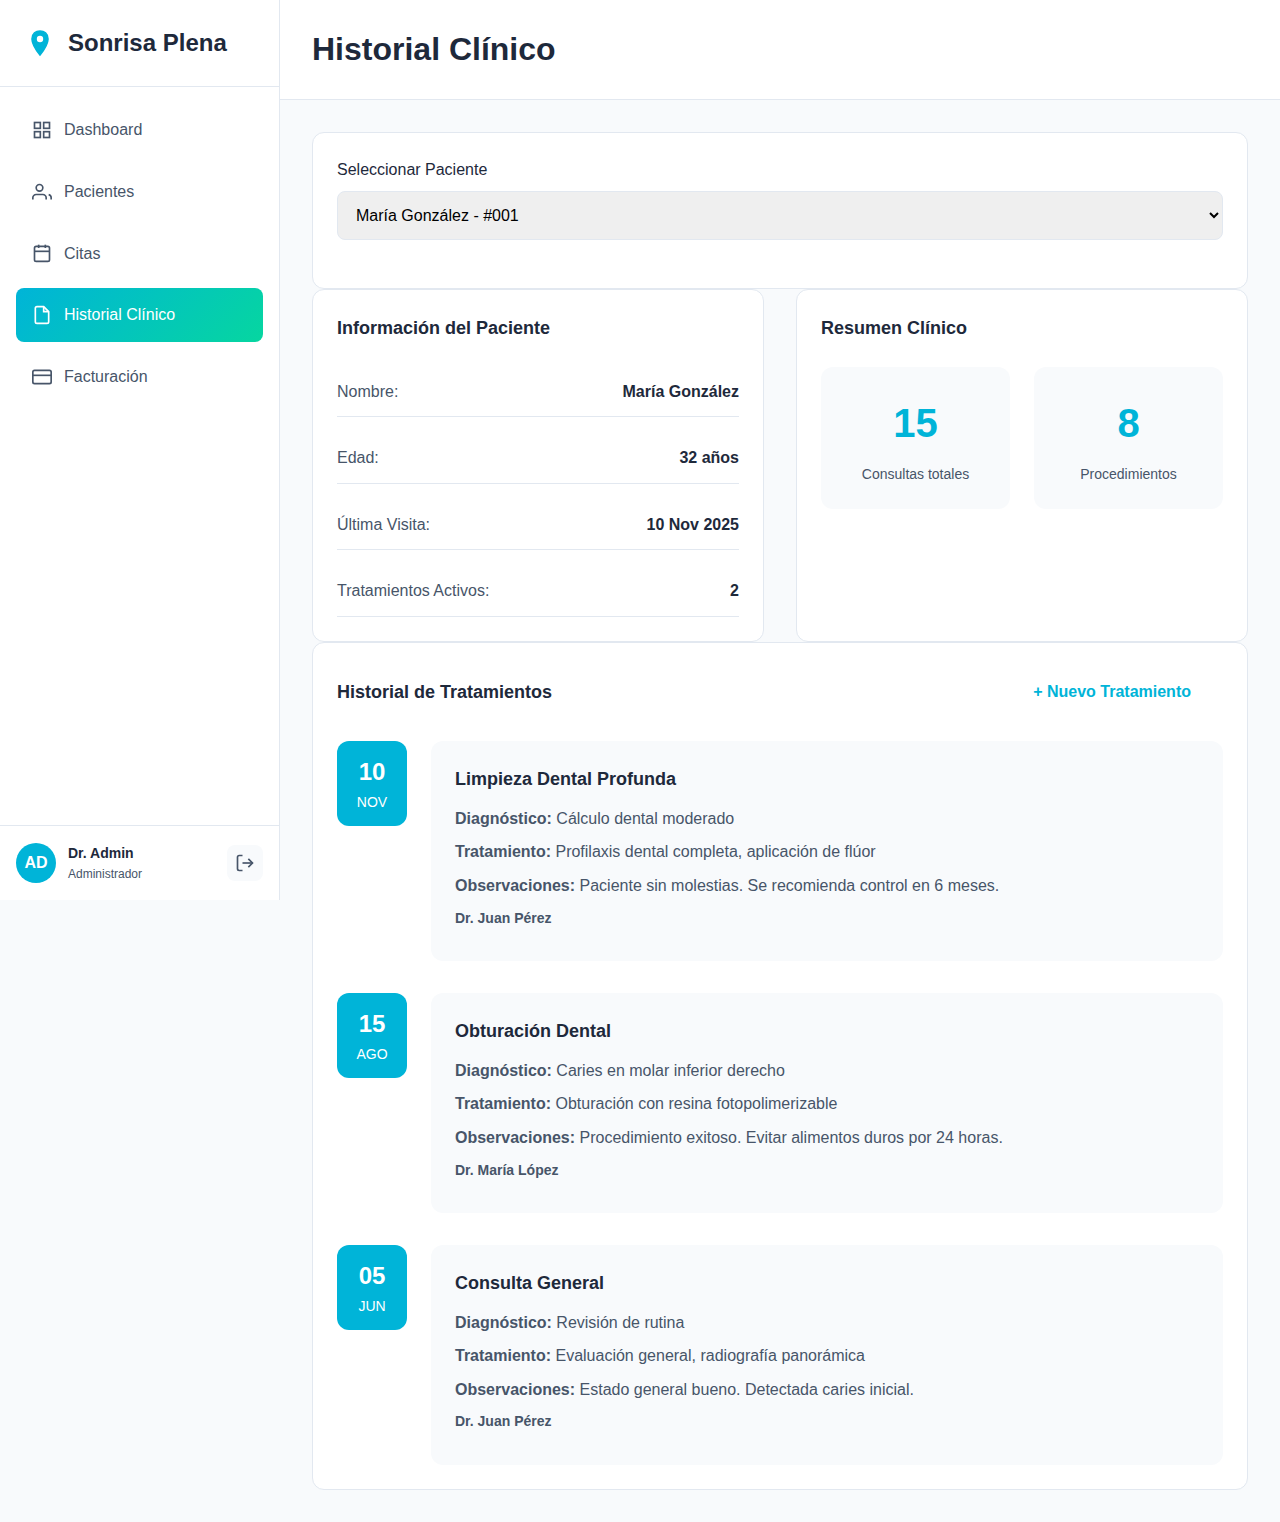
<file: sonrisa-plena-app/historial.html>
<!DOCTYPE html>
<html lang="es">
<head>
    <meta charset="UTF-8">
    <meta name="viewport" content="width=device-width, initial-scale=1.0">
    <title>Historial Clínico - Sonrisa Plena</title>
    <link rel="stylesheet" href="css/styles.css">
</head>
<body>
    <div class="dashboard-layout">
        <!-- Sidebar -->
        <aside class="sidebar" id="sidebar">
            <div class="sidebar-header">
                <div class="logo">
                    <svg width="32" height="32" viewBox="0 0 40 40" fill="none">
                        <path d="M20 5C15 5 10 8 10 15C10 20 12 25 20 35C28 25 30 20 30 15C30 8 25 5 20 5Z" fill="#00B4D8" stroke="#00B4D8" stroke-width="2"/>
                        <circle cx="20" cy="15" r="4" fill="white"/>
                    </svg>
                    <span class="logo-text">Sonrisa Plena</span>
                </div>
                <button class="sidebar-toggle" id="sidebarToggle">×</button>
            </div>
            
            <nav class="sidebar-nav">
                <a href="dashboard.html" class="nav-item">
                    <svg width="20" height="20" viewBox="0 0 24 24" fill="none" stroke="currentColor" stroke-width="2">
                        <rect x="3" y="3" width="7" height="7"></rect>
                        <rect x="14" y="3" width="7" height="7"></rect>
                        <rect x="14" y="14" width="7" height="7"></rect>
                        <rect x="3" y="14" width="7" height="7"></rect>
                    </svg>
                    <span>Dashboard</span>
                </a>
                <a href="pacientes.html" class="nav-item">
                    <svg width="20" height="20" viewBox="0 0 24 24" fill="none" stroke="currentColor" stroke-width="2">
                        <path d="M17 21v-2a4 4 0 0 0-4-4H5a4 4 0 0 0-4 4v2"></path>
                        <circle cx="9" cy="7" r="4"></circle>
                        <path d="M23 21v-2a4 4 0 0 0-3-3.87"></path>
                    </svg>
                    <span>Pacientes</span>
                </a>
                <a href="citas.html" class="nav-item">
                    <svg width="20" height="20" viewBox="0 0 24 24" fill="none" stroke="currentColor" stroke-width="2">
                        <rect x="3" y="4" width="18" height="18" rx="2" ry="2"></rect>
                        <line x1="16" y1="2" x2="16" y2="6"></line>
                        <line x1="8" y1="2" x2="8" y2="6"></line>
                        <line x1="3" y1="10" x2="21" y2="10"></line>
                    </svg>
                    <span>Citas</span>
                </a>
                <a href="historial.html" class="nav-item active">
                    <svg width="20" height="20" viewBox="0 0 24 24" fill="none" stroke="currentColor" stroke-width="2">
                        <path d="M14 2H6a2 2 0 0 0-2 2v16a2 2 0 0 0 2 2h12a2 2 0 0 0 2-2V8z"></path>
                        <polyline points="14 2 14 8 20 8"></polyline>
                    </svg>
                    <span>Historial Clínico</span>
                </a>
                <a href="facturacion.html" class="nav-item">
                    <svg width="20" height="20" viewBox="0 0 24 24" fill="none" stroke="currentColor" stroke-width="2">
                        <rect x="1" y="4" width="22" height="16" rx="2" ry="2"></rect>
                        <line x1="1" y1="10" x2="23" y2="10"></line>
                    </svg>
                    <span>Facturación</span>
                </a>
            </nav>
            
            <div class="sidebar-footer">
                <div class="user-info">
                    <div class="user-avatar">AD</div>
                    <div class="user-details">
                        <span class="user-name">Dr. Admin</span>
                        <span class="user-role">Administrador</span>
                    </div>
                </div>
                <button class="btn-logout" id="logoutBtn">
                    <svg width="20" height="20" viewBox="0 0 24 24" fill="none" stroke="currentColor" stroke-width="2">
                        <path d="M9 21H5a2 2 0 0 1-2-2V5a2 2 0 0 1 2-2h4"></path>
                        <polyline points="16 17 21 12 16 7"></polyline>
                        <line x1="21" y1="12" x2="9" y2="12"></line>
                    </svg>
                </button>
            </div>
        </aside>
        
        <!-- Main Content -->
        <main class="main-content">
            <header class="dashboard-header">
                <button class="menu-btn" id="menuBtn">
                    <span></span>
                    <span></span>
                    <span></span>
                </button>
                <h1>Historial Clínico</h1>
            </header>
            
            <div class="dashboard-content">
                <!-- Patient Selector -->
                <div class="card">
                    <div class="form-group">
                        <label>Seleccionar Paciente</label>
                        <select id="patientSelect">
                            <option value="1">María González - #001</option>
                            <option value="2">Carlos Ramírez - #002</option>
                            <option value="3">Ana Martínez - #003</option>
                            <option value="4">Luis Pérez - #004</option>
                        </select>
                    </div>
                </div>
                
                <!-- Patient Info -->
                <div class="content-grid">
                    <div class="card">
                        <div class="card-header">
                            <h3>Información del Paciente</h3>
                        </div>
                        <div class="patient-detail">
                            <div class="detail-item">
                                <span class="detail-label">Nombre:</span>
                                <span class="detail-value">María González</span>
                            </div>
                            <div class="detail-item">
                                <span class="detail-label">Edad:</span>
                                <span class="detail-value">32 años</span>
                            </div>
                            <div class="detail-item">
                                <span class="detail-label">Última Visita:</span>
                                <span class="detail-value">10 Nov 2025</span>
                            </div>
                            <div class="detail-item">
                                <span class="detail-label">Tratamientos Activos:</span>
                                <span class="detail-value">2</span>
                            </div>
                        </div>
                    </div>
                    
                    <div class="card">
                        <div class="card-header">
                            <h3>Resumen Clínico</h3>
                        </div>
                        <div class="summary-grid">
                            <div class="summary-item">
                                <div class="summary-number">15</div>
                                <div class="summary-label">Consultas totales</div>
                            </div>
                            <div class="summary-item">
                                <div class="summary-number">8</div>
                                <div class="summary-label">Procedimientos</div>
                            </div>
                        </div>
                    </div>
                </div>
                
                <!-- Clinical History -->
                <div class="card">
                    <div class="card-header">
                        <h3>Historial de Tratamientos</h3>
                        <button class="btn-primary" id="addTreatmentBtn">+ Nuevo Tratamiento</button>
                    </div>
                    <div class="history-timeline">
                        <div class="history-item">
                            <div class="history-date">
                                <span class="date-day">10</span>
                                <span class="date-month">Nov</span>
                            </div>
                            <div class="history-content">
                                <h4>Limpieza Dental Profunda</h4>
                                <p><strong>Diagnóstico:</strong> Cálculo dental moderado</p>
                                <p><strong>Tratamiento:</strong> Profilaxis dental completa, aplicación de flúor</p>
                                <p><strong>Observaciones:</strong> Paciente sin molestias. Se recomienda control en 6 meses.</p>
                                <p class="history-doctor">Dr. Juan Pérez</p>
                            </div>
                        </div>
                        
                        <div class="history-item">
                            <div class="history-date">
                                <span class="date-day">15</span>
                                <span class="date-month">Ago</span>
                            </div>
                            <div class="history-content">
                                <h4>Obturación Dental</h4>
                                <p><strong>Diagnóstico:</strong> Caries en molar inferior derecho</p>
                                <p><strong>Tratamiento:</strong> Obturación con resina fotopolimerizable</p>
                                <p><strong>Observaciones:</strong> Procedimiento exitoso. Evitar alimentos duros por 24 horas.</p>
                                <p class="history-doctor">Dr. María López</p>
                            </div>
                        </div>
                        
                        <div class="history-item">
                            <div class="history-date">
                                <span class="date-day">05</span>
                                <span class="date-month">Jun</span>
                            </div>
                            <div class="history-content">
                                <h4>Consulta General</h4>
                                <p><strong>Diagnóstico:</strong> Revisión de rutina</p>
                                <p><strong>Tratamiento:</strong> Evaluación general, radiografía panorámica</p>
                                <p><strong>Observaciones:</strong> Estado general bueno. Detectada caries inicial.</p>
                                <p class="history-doctor">Dr. Juan Pérez</p>
                            </div>
                        </div>
                    </div>
                </div>
            </div>
        </main>
    </div>
    
    <!-- Modal Nuevo Tratamiento -->
    <div class="modal" id="treatmentModal">
        <div class="modal-content modal-large">
            <div class="modal-header">
                <h2>Nuevo Tratamiento</h2>
                <button class="modal-close" id="closeModal">&times;</button>
            </div>
            <form id="treatmentForm">
                <div class="form-row">
                    <div class="form-group">
                        <label>Fecha *</label>
                        <input type="date" required>
                    </div>
                    <div class="form-group">
                        <label>Tipo de Procedimiento *</label>
                        <select required>
                            <option value="">Seleccionar...</option>
                            <option>Limpieza dental</option>
                            <option>Obturación</option>
                            <option>Endodoncia</option>
                            <option>Extracción</option>
                            <option>Implante</option>
                            <option>Ortodoncia</option>
                            <option>Otro</option>
                        </select>
                    </div>
                </div>
                <div class="form-group">
                    <label>Diagnóstico *</label>
                    <textarea rows="2" required></textarea>
                </div>
                <div class="form-group">
                    <label>Tratamiento Realizado *</label>
                    <textarea rows="3" required></textarea>
                </div>
                <div class="form-group">
                    <label>Observaciones</label>
                    <textarea rows="2"></textarea>
                </div>
                <div class="modal-actions">
                    <button type="button" class="btn-secondary" id="cancelBtn">Cancelar</button>
                    <button type="submit" class="btn-primary">Guardar Tratamiento</button>
                </div>
            </form>
        </div>
    </div>
    
    <script src="js/historial.js"></script>
</body>
</html>
</file>
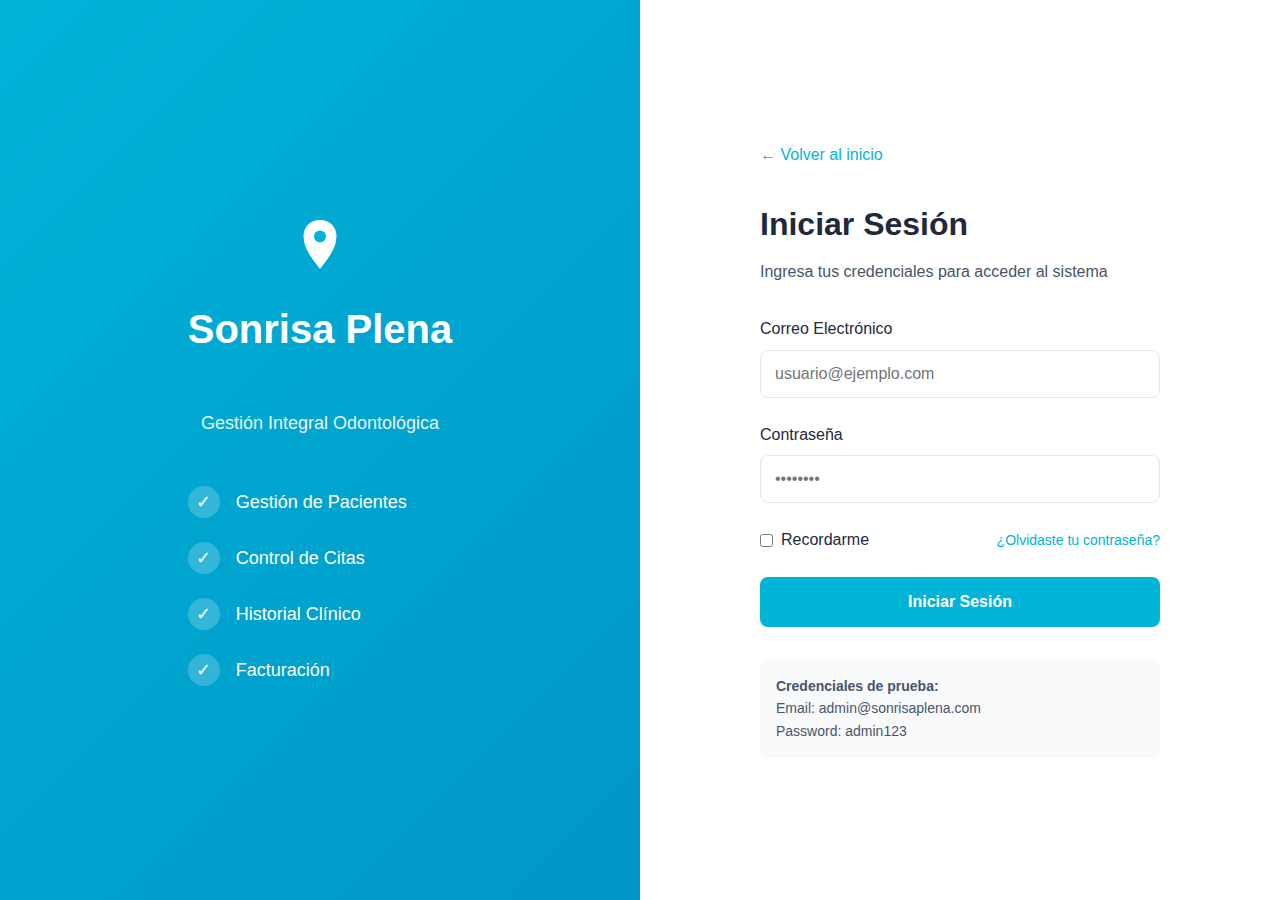
<file: sonrisa-plena-app/login.html>
<!DOCTYPE html>
<html lang="es">
<head>
    <meta charset="UTF-8">
    <meta name="viewport" content="width=device-width, initial-scale=1.0">
    <title>Iniciar Sesión - Sonrisa Plena</title>
    <link rel="stylesheet" href="css/styles.css">
</head>
<body>
    <div class="login-container">
        <div class="login-sidebar">
            <div class="login-info">
                <div class="logo-large">
                    <svg width="60" height="60" viewBox="0 0 40 40" fill="none">
                        <path d="M20 5C15 5 10 8 10 15C10 20 12 25 20 35C28 25 30 20 30 15C30 8 25 5 20 5Z" fill="#fff" stroke="#fff" stroke-width="2"/>
                        <circle cx="20" cy="15" r="4" fill="#00B4D8"/>
                    </svg>
                    <h1>Sonrisa Plena</h1>
                </div>
                <p>Gestión Integral Odontológica</p>
                <div class="login-features">
                    <div class="login-feature">
                        <span class="check-icon">✓</span>
                        <span>Gestión de Pacientes</span>
                    </div>
                    <div class="login-feature">
                        <span class="check-icon">✓</span>
                        <span>Control de Citas</span>
                    </div>
                    <div class="login-feature">
                        <span class="check-icon">✓</span>
                        <span>Historial Clínico</span>
                    </div>
                    <div class="login-feature">
                        <span class="check-icon">✓</span>
                        <span>Facturación</span>
                    </div>
                </div>
            </div>
        </div>
        
        <div class="login-form-container">
            <div class="login-form-wrapper">
                <div class="back-link">
                    <a href="index.html">← Volver al inicio</a>
                </div>
                
                <h2>Iniciar Sesión</h2>
                <p class="login-subtitle">Ingresa tus credenciales para acceder al sistema</p>
                
                <form id="loginForm" class="login-form">
                    <div class="form-group">
                        <label for="email">Correo Electrónico</label>
                        <input type="email" id="email" placeholder="usuario@ejemplo.com" required>
                    </div>
                    
                    <div class="form-group">
                        <label for="password">Contraseña</label>
                        <input type="password" id="password" placeholder="••••••••" required>
                    </div>
                    
                    <div class="form-options">
                        <label class="checkbox-label">
                            <input type="checkbox" id="remember">
                            <span>Recordarme</span>
                        </label>
                        <a href="#" class="forgot-link">¿Olvidaste tu contraseña?</a>
                    </div>
                    
                    <button type="submit" class="btn-submit-full">Iniciar Sesión</button>
                </form>
                
                <div class="demo-credentials">
                    <p><strong>Credenciales de prueba:</strong></p>
                    <p>Email: admin@sonrisaplena.com</p>
                    <p>Password: admin123</p>
                </div>
            </div>
        </div>
    </div>
    
    <script src="js/auth.js"></script>
</body>
</html>
</file>
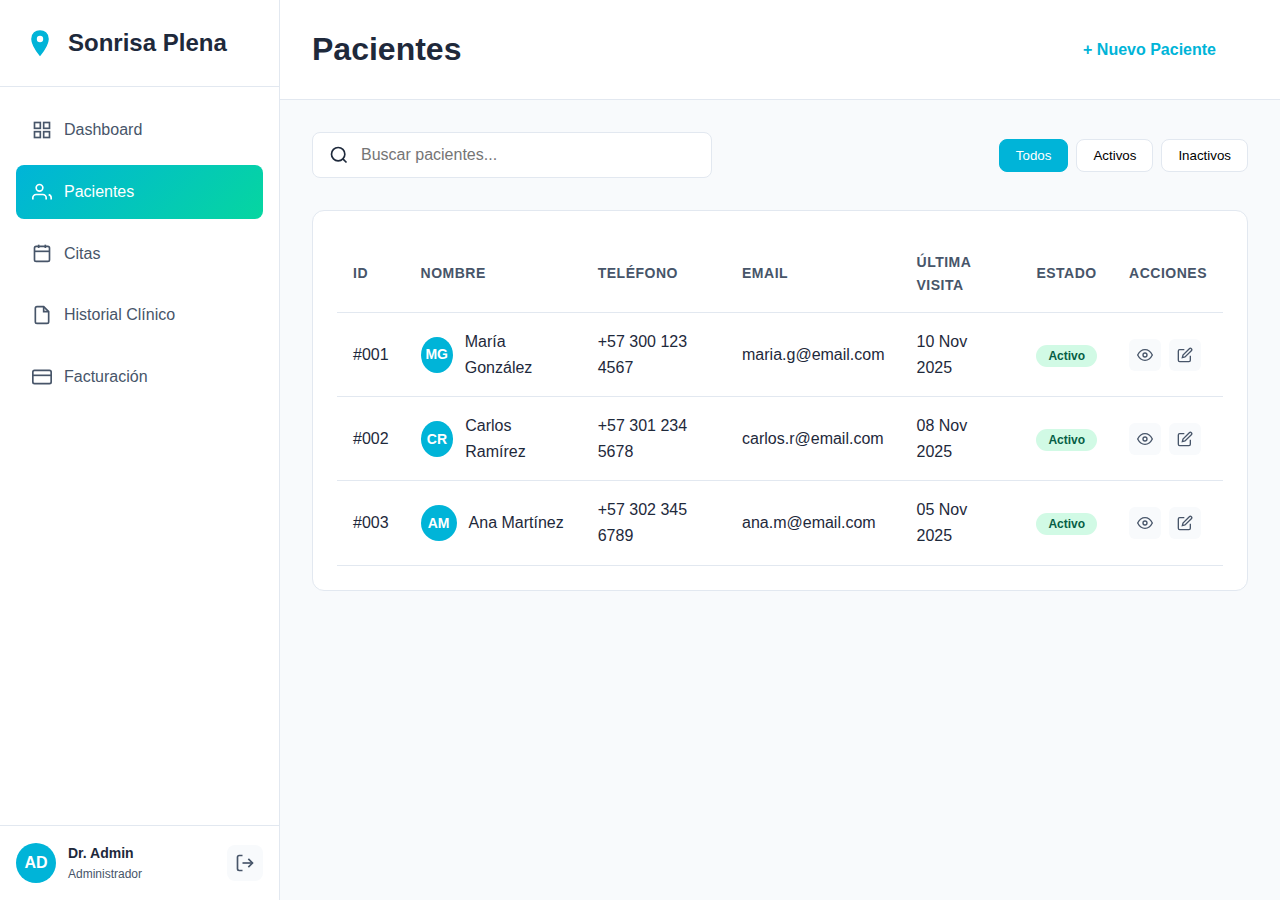
<file: sonrisa-plena-app/pacientes.html>
<!DOCTYPE html>
<html lang="es">
<head>
    <meta charset="UTF-8">
    <meta name="viewport" content="width=device-width, initial-scale=1.0">
    <title>Pacientes - Sonrisa Plena</title>
    <link rel="stylesheet" href="css/styles.css">
</head>
<body>
    <div class="dashboard-layout">
        <!-- Sidebar -->
        <aside class="sidebar" id="sidebar">
            <div class="sidebar-header">
                <div class="logo">
                    <svg width="32" height="32" viewBox="0 0 40 40" fill="none">
                        <path d="M20 5C15 5 10 8 10 15C10 20 12 25 20 35C28 25 30 20 30 15C30 8 25 5 20 5Z" fill="#00B4D8" stroke="#00B4D8" stroke-width="2"/>
                        <circle cx="20" cy="15" r="4" fill="white"/>
                    </svg>
                    <span class="logo-text">Sonrisa Plena</span>
                </div>
                <button class="sidebar-toggle" id="sidebarToggle">×</button>
            </div>
            
            <nav class="sidebar-nav">
                <a href="dashboard.html" class="nav-item">
                    <svg width="20" height="20" viewBox="0 0 24 24" fill="none" stroke="currentColor" stroke-width="2">
                        <rect x="3" y="3" width="7" height="7"></rect>
                        <rect x="14" y="3" width="7" height="7"></rect>
                        <rect x="14" y="14" width="7" height="7"></rect>
                        <rect x="3" y="14" width="7" height="7"></rect>
                    </svg>
                    <span>Dashboard</span>
                </a>
                <a href="pacientes.html" class="nav-item active">
                    <svg width="20" height="20" viewBox="0 0 24 24" fill="none" stroke="currentColor" stroke-width="2">
                        <path d="M17 21v-2a4 4 0 0 0-4-4H5a4 4 0 0 0-4 4v2"></path>
                        <circle cx="9" cy="7" r="4"></circle>
                        <path d="M23 21v-2a4 4 0 0 0-3-3.87"></path>
                    </svg>
                    <span>Pacientes</span>
                </a>
                <a href="citas.html" class="nav-item">
                    <svg width="20" height="20" viewBox="0 0 24 24" fill="none" stroke="currentColor" stroke-width="2">
                        <rect x="3" y="4" width="18" height="18" rx="2" ry="2"></rect>
                        <line x1="16" y1="2" x2="16" y2="6"></line>
                        <line x1="8" y1="2" x2="8" y2="6"></line>
                        <line x1="3" y1="10" x2="21" y2="10"></line>
                    </svg>
                    <span>Citas</span>
                </a>
                <a href="historial.html" class="nav-item">
                    <svg width="20" height="20" viewBox="0 0 24 24" fill="none" stroke="currentColor" stroke-width="2">
                        <path d="M14 2H6a2 2 0 0 0-2 2v16a2 2 0 0 0 2 2h12a2 2 0 0 0 2-2V8z"></path>
                        <polyline points="14 2 14 8 20 8"></polyline>
                    </svg>
                    <span>Historial Clínico</span>
                </a>
                <a href="facturacion.html" class="nav-item">
                    <svg width="20" height="20" viewBox="0 0 24 24" fill="none" stroke="currentColor" stroke-width="2">
                        <rect x="1" y="4" width="22" height="16" rx="2" ry="2"></rect>
                        <line x1="1" y1="10" x2="23" y2="10"></line>
                    </svg>
                    <span>Facturación</span>
                </a>
            </nav>
            
            <div class="sidebar-footer">
                <div class="user-info">
                    <div class="user-avatar">AD</div>
                    <div class="user-details">
                        <span class="user-name">Dr. Admin</span>
                        <span class="user-role">Administrador</span>
                    </div>
                </div>
                <button class="btn-logout" id="logoutBtn">
                    <svg width="20" height="20" viewBox="0 0 24 24" fill="none" stroke="currentColor" stroke-width="2">
                        <path d="M9 21H5a2 2 0 0 1-2-2V5a2 2 0 0 1 2-2h4"></path>
                        <polyline points="16 17 21 12 16 7"></polyline>
                        <line x1="21" y1="12" x2="9" y2="12"></line>
                    </svg>
                </button>
            </div>
        </aside>
        
        <!-- Main Content -->
        <main class="main-content">
            <header class="dashboard-header">
                <button class="menu-btn" id="menuBtn">
                    <span></span>
                    <span></span>
                    <span></span>
                </button>
                <h1>Pacientes</h1>
                <div class="header-actions">
                    <button class="btn-primary" id="addPatientBtn">+ Nuevo Paciente</button>
                </div>
            </header>
            
            <div class="dashboard-content">
                <!-- Search and Filters -->
                <div class="toolbar">
                    <div class="search-box">
                        <svg width="20" height="20" viewBox="0 0 24 24" fill="none" stroke="currentColor" stroke-width="2">
                            <circle cx="11" cy="11" r="8"></circle>
                            <path d="m21 21-4.35-4.35"></path>
                        </svg>
                        <input type="text" placeholder="Buscar pacientes..." id="searchInput">
                    </div>
                    <div class="filter-buttons">
                        <button class="filter-btn active">Todos</button>
                        <button class="filter-btn">Activos</button>
                        <button class="filter-btn">Inactivos</button>
                    </div>
                </div>
                
                <!-- Patients Table -->
                <div class="card">
                    <div class="table-container">
                        <table class="data-table">
                            <thead>
                                <tr>
                                    <th>ID</th>
                                    <th>Nombre</th>
                                    <th>Teléfono</th>
                                    <th>Email</th>
                                    <th>Última Visita</th>
                                    <th>Estado</th>
                                    <th>Acciones</th>
                                </tr>
                            </thead>
                            <tbody id="patientsTableBody">
                                <tr>
                                    <td>#001</td>
                                    <td>
                                        <div class="table-user">
                                            <div class="user-avatar-small">MG</div>
                                            <span>María González</span>
                                        </div>
                                    </td>
                                    <td>+57 300 123 4567</td>
                                    <td>maria.g@email.com</td>
                                    <td>10 Nov 2025</td>
                                    <td><span class="badge badge-active">Activo</span></td>
                                    <td>
                                        <div class="action-buttons">
                                            <button class="btn-icon" title="Ver detalles">
                                                <svg width="16" height="16" viewBox="0 0 24 24" fill="none" stroke="currentColor" stroke-width="2">
                                                    <path d="M1 12s4-8 11-8 11 8 11 8-4 8-11 8-11-8-11-8z"></path>
                                                    <circle cx="12" cy="12" r="3"></circle>
                                                </svg>
                                            </button>
                                            <button class="btn-icon" title="Editar">
                                                <svg width="16" height="16" viewBox="0 0 24 24" fill="none" stroke="currentColor" stroke-width="2">
                                                    <path d="M11 4H4a2 2 0 0 0-2 2v14a2 2 0 0 0 2 2h14a2 2 0 0 0 2-2v-7"></path>
                                                    <path d="M18.5 2.5a2.121 2.121 0 0 1 3 3L12 15l-4 1 1-4 9.5-9.5z"></path>
                                                </svg>
                                            </button>
                                        </div>
                                    </td>
                                </tr>
                                <tr>
                                    <td>#002</td>
                                    <td>
                                        <div class="table-user">
                                            <div class="user-avatar-small">CR</div>
                                            <span>Carlos Ramírez</span>
                                        </div>
                                    </td>
                                    <td>+57 301 234 5678</td>
                                    <td>carlos.r@email.com</td>
                                    <td>08 Nov 2025</td>
                                    <td><span class="badge badge-active">Activo</span></td>
                                    <td>
                                        <div class="action-buttons">
                                            <button class="btn-icon" title="Ver detalles">
                                                <svg width="16" height="16" viewBox="0 0 24 24" fill="none" stroke="currentColor" stroke-width="2">
                                                    <path d="M1 12s4-8 11-8 11 8 11 8-4 8-11 8-11-8-11-8z"></path>
                                                    <circle cx="12" cy="12" r="3"></circle>
                                                </svg>
                                            </button>
                                            <button class="btn-icon" title="Editar">
                                                <svg width="16" height="16" viewBox="0 0 24 24" fill="none" stroke="currentColor" stroke-width="2">
                                                    <path d="M11 4H4a2 2 0 0 0-2 2v14a2 2 0 0 0 2 2h14a2 2 0 0 0 2-2v-7"></path>
                                                    <path d="M18.5 2.5a2.121 2.121 0 0 1 3 3L12 15l-4 1 1-4 9.5-9.5z"></path>
                                                </svg>
                                            </button>
                                        </div>
                                    </td>
                                </tr>
                                <tr>
                                    <td>#003</td>
                                    <td>
                                        <div class="table-user">
                                            <div class="user-avatar-small">AM</div>
                                            <span>Ana Martínez</span>
                                        </div>
                                    </td>
                                    <td>+57 302 345 6789</td>
                                    <td>ana.m@email.com</td>
                                    <td>05 Nov 2025</td>
                                    <td><span class="badge badge-active">Activo</span></td>
                                    <td>
                                        <div class="action-buttons">
                                            <button class="btn-icon" title="Ver detalles">
                                                <svg width="16" height="16" viewBox="0 0 24 24" fill="none" stroke="currentColor" stroke-width="2">
                                                    <path d="M1 12s4-8 11-8 11 8 11 8-4 8-11 8-11-8-11-8z"></path>
                                                    <circle cx="12" cy="12" r="3"></circle>
                                                </svg>
                                            </button>
                                            <button class="btn-icon" title="Editar">
                                                <svg width="16" height="16" viewBox="0 0 24 24" fill="none" stroke="currentColor" stroke-width="2">
                                                    <path d="M11 4H4a2 2 0 0 0-2 2v14a2 2 0 0 0 2 2h14a2 2 0 0 0 2-2v-7"></path>
                                                    <path d="M18.5 2.5a2.121 2.121 0 0 1 3 3L12 15l-4 1 1-4 9.5-9.5z"></path>
                                                </svg>
                                            </button>
                                        </div>
                                    </td>
                                </tr>
                            </tbody>
                        </table>
                    </div>
                </div>
            </div>
        </main>
    </div>
    
    <!-- Modal Nuevo Paciente -->
    <div class="modal" id="patientModal">
        <div class="modal-content">
            <div class="modal-header">
                <h2>Nuevo Paciente</h2>
                <button class="modal-close" id="closeModal">&times;</button>
            </div>
            <form id="patientForm">
                <div class="form-row">
                    <div class="form-group">
                        <label>Nombre Completo *</label>
                        <input type="text" required>
                    </div>
                    <div class="form-group">
                        <label>Cédula *</label>
                        <input type="text" required>
                    </div>
                </div>
                <div class="form-row">
                    <div class="form-group">
                        <label>Fecha de Nacimiento *</label>
                        <input type="date" required>
                    </div>
                    <div class="form-group">
                        <label>Teléfono *</label>
                        <input type="tel" required>
                    </div>
                </div>
                <div class="form-row">
                    <div class="form-group">
                        <label>Email</label>
                        <input type="email">
                    </div>
                    <div class="form-group">
                        <label>Dirección</label>
                        <input type="text">
                    </div>
                </div>
                <div class="form-group">
                    <label>Observaciones</label>
                    <textarea rows="3"></textarea>
                </div>
                <div class="modal-actions">
                    <button type="button" class="btn-secondary" id="cancelBtn">Cancelar</button>
                    <button type="submit" class="btn-primary">Guardar Paciente</button>
                </div>
            </form>
        </div>
    </div>
    
    <script src="js/pacientes.js"></script>
</body>
</html>
</file>
<file: sonrisa-plena-app/css/styles.css>
/* Variables y Reset */
:root {
  --primary: #00b4d8;
  --primary-dark: #0096c7;
  --secondary: #10b981;
  --accent: #06d6a0;
  --text-dark: #1e293b;
  --text-medium: #475569;
  --text-light: #94a3b8;
  --bg-light: #f8fafc;
  --bg-white: #ffffff;
  --border-color: #e2e8f0;
  --success: #10b981;
  --warning: #f59e0b;
  --error: #ef4444;
  --shadow-sm: 0 1px 2px 0 rgba(0, 0, 0, 0.05);
  --shadow-md: 0 4px 6px -1px rgba(0, 0, 0, 0.1);
  --shadow-lg: 0 10px 15px -3px rgba(0, 0, 0, 0.1);
}

* {
  margin: 0;
  padding: 0;
  box-sizing: border-box;
}

body {
  font-family: -apple-system, BlinkMacSystemFont, "Segoe UI", "Roboto", "Oxygen", "Ubuntu", "Cantarell", sans-serif;
  color: var(--text-dark);
  background-color: var(--bg-light);
  line-height: 1.6;
}

/* Landing Page Styles */
.hero {
  background: linear-gradient(135deg, #00b4d8 0%, #0096c7 100%);
  color: white;
  min-height: 100vh;
}

.navbar {
  padding: 1.5rem 0;
}

.navbar .container {
  display: flex;
  justify-content: space-between;
  align-items: center;
  max-width: 1200px;
  margin: 0 auto;
  padding: 0 2rem;
}

.logo {
  display: flex;
  align-items: center;
  gap: 0.75rem;
}

.logo-text {
  font-size: 1.5rem;
  font-weight: 700;
}

.nav-links {
  display: flex;
  list-style: none;
  gap: 2rem;
  align-items: center;
}

.nav-links a {
  color: white;
  text-decoration: none;
  font-weight: 500;
  transition: opacity 0.2s;
}

.nav-links a:hover {
  opacity: 0.8;
}

.btn-login {
  background: rgba(255, 255, 255, 0.2);
  padding: 0.5rem 1.5rem;
  border-radius: 8px;
  backdrop-filter: blur(10px);
}

.menu-toggle {
  display: none;
  flex-direction: column;
  gap: 4px;
  background: none;
  border: none;
  cursor: pointer;
}

.menu-toggle span {
  width: 24px;
  height: 2px;
  background: white;
  transition: 0.3s;
}

.hero-content {
  display: grid;
  grid-template-columns: 1fr 1fr;
  gap: 4rem;
  align-items: center;
  padding: 6rem 2rem;
  max-width: 1200px;
  margin: 0 auto;
}

.hero-text h1 {
  font-size: 3.5rem;
  line-height: 1.2;
  margin-bottom: 1.5rem;
  font-weight: 800;
}

.hero-text p {
  font-size: 1.25rem;
  margin-bottom: 2rem;
  opacity: 0.95;
  line-height: 1.7;
}

.hero-buttons {
  display: flex;
  gap: 1rem;
}

.btn-primary {
  background: white;
  color: var(--primary);
  padding: 1rem 2rem;
  border-radius: 10px;
  text-decoration: none;
  font-weight: 600;
  transition: transform 0.2s, box-shadow 0.2s;
  border: none;
  cursor: pointer;
  font-size: 1rem;
}

.btn-primary:hover {
  transform: translateY(-2px);
  box-shadow: var(--shadow-lg);
}

.btn-secondary {
  background: rgba(255, 255, 255, 0.1);
  color: white;
  padding: 1rem 2rem;
  border-radius: 10px;
  text-decoration: none;
  font-weight: 600;
  border: 2px solid white;
  cursor: pointer;
  transition: 0.2s;
}

.btn-secondary:hover {
  background: rgba(255, 255, 255, 0.2);
}

.card-preview {
  background: white;
  border-radius: 16px;
  padding: 1.5rem;
  box-shadow: 0 20px 40px rgba(0, 0, 0, 0.15);
}

.preview-header {
  display: flex;
  gap: 6px;
  margin-bottom: 1.5rem;
}

.preview-dot {
  width: 12px;
  height: 12px;
  border-radius: 50%;
  background: #e2e8f0;
}

.stat-card {
  padding: 1.5rem;
  background: var(--bg-light);
  border-radius: 12px;
  margin-bottom: 1rem;
}

.stat-label {
  display: block;
  color: var(--text-medium);
  font-size: 0.875rem;
  margin-bottom: 0.5rem;
}

.stat-value {
  display: block;
  font-size: 2.5rem;
  font-weight: 700;
  color: var(--primary);
  margin-bottom: 0.25rem;
}

.stat-trend {
  display: block;
  color: var(--success);
  font-size: 0.875rem;
  font-weight: 500;
}

/* Features Section */
.features {
  padding: 6rem 2rem;
  background: white;
}

.container {
  max-width: 1200px;
  margin: 0 auto;
}

.section-title {
  font-size: 2.5rem;
  text-align: center;
  margin-bottom: 1rem;
  font-weight: 700;
}

.section-subtitle {
  text-align: center;
  color: var(--text-medium);
  font-size: 1.125rem;
  margin-bottom: 4rem;
}

.features-grid {
  display: grid;
  grid-template-columns: repeat(auto-fit, minmax(300px, 1fr));
  gap: 2rem;
}

.feature-card {
  padding: 2rem;
  border-radius: 12px;
  border: 1px solid var(--border-color);
  transition: transform 0.2s, box-shadow 0.2s;
}

.feature-card:hover {
  transform: translateY(-4px);
  box-shadow: var(--shadow-md);
}

.feature-icon {
  width: 64px;
  height: 64px;
  background: linear-gradient(135deg, #00b4d8 0%, #06d6a0 100%);
  border-radius: 12px;
  display: flex;
  align-items: center;
  justify-content: center;
  color: white;
  margin-bottom: 1.5rem;
}

.feature-card h3 {
  font-size: 1.25rem;
  margin-bottom: 0.75rem;
  font-weight: 600;
}

.feature-card p {
  color: var(--text-medium);
  line-height: 1.7;
}

/* Modules Section */
.modules {
  padding: 6rem 2rem;
  background: var(--bg-light);
}

.modules-container {
  display: grid;
  grid-template-columns: repeat(auto-fit, minmax(250px, 1fr));
  gap: 2rem;
  margin-top: 3rem;
}

.module-item {
  background: white;
  padding: 2rem;
  border-radius: 12px;
  border-left: 4px solid var(--primary);
}

.module-number {
  font-size: 2rem;
  font-weight: 700;
  color: var(--primary);
  margin-bottom: 1rem;
}

.module-item h3 {
  font-size: 1.25rem;
  margin-bottom: 0.75rem;
}

.module-item p {
  color: var(--text-medium);
}

/* Contact Section */
.contact {
  padding: 6rem 2rem;
  background: white;
}

.contact-content {
  display: grid;
  grid-template-columns: 1fr 1fr;
  gap: 4rem;
  align-items: center;
}

.contact-info h2 {
  font-size: 2.5rem;
  margin-bottom: 1rem;
}

.contact-info p {
  color: var(--text-medium);
  margin-bottom: 2rem;
  font-size: 1.125rem;
}

.contact-list {
  list-style: none;
}

.contact-list li {
  padding: 0.5rem 0;
  color: var(--text-medium);
  font-size: 1.125rem;
}

.contact-form {
  background: var(--bg-light);
  padding: 2rem;
  border-radius: 16px;
}

.contact-form input,
.contact-form textarea {
  width: 100%;
  padding: 1rem;
  margin-bottom: 1rem;
  border: 1px solid var(--border-color);
  border-radius: 8px;
  font-size: 1rem;
  font-family: inherit;
}

.btn-submit {
  width: 100%;
  background: var(--primary);
  color: white;
  padding: 1rem;
  border: none;
  border-radius: 8px;
  font-size: 1rem;
  font-weight: 600;
  cursor: pointer;
  transition: 0.2s;
}

.btn-submit:hover {
  background: var(--primary-dark);
}

/* Footer */
.footer {
  background: var(--text-dark);
  color: white;
  padding: 4rem 2rem 2rem;
}

.footer-content {
  display: grid;
  grid-template-columns: 2fr 1fr 1fr;
  gap: 3rem;
  margin-bottom: 2rem;
}

.footer-section h4 {
  margin-bottom: 1rem;
}

.footer-section ul {
  list-style: none;
}

.footer-section ul li {
  margin-bottom: 0.5rem;
}

.footer-section a {
  color: var(--text-light);
  text-decoration: none;
  transition: color 0.2s;
}

.footer-section a:hover {
  color: white;
}

.footer-bottom {
  border-top: 1px solid rgba(255, 255, 255, 0.1);
  padding-top: 2rem;
  text-align: center;
  color: var(--text-light);
}

/* Login Page */
.login-container {
  display: grid;
  grid-template-columns: 1fr 1fr;
  min-height: 100vh;
}

.login-sidebar {
  background: linear-gradient(135deg, #00b4d8 0%, #0096c7 100%);
  color: white;
  padding: 4rem;
  display: flex;
  align-items: center;
  justify-content: center;
}

.login-info {
  max-width: 400px;
}

.logo-large {
  text-align: center;
  margin-bottom: 3rem;
}

.logo-large h1 {
  font-size: 2.5rem;
  margin-top: 1rem;
}

.login-info > p {
  text-align: center;
  font-size: 1.125rem;
  margin-bottom: 3rem;
  opacity: 0.9;
}

.login-features {
  display: flex;
  flex-direction: column;
  gap: 1.5rem;
}

.login-feature {
  display: flex;
  align-items: center;
  gap: 1rem;
  font-size: 1.125rem;
}

.check-icon {
  width: 32px;
  height: 32px;
  background: rgba(255, 255, 255, 0.2);
  border-radius: 50%;
  display: flex;
  align-items: center;
  justify-content: center;
  flex-shrink: 0;
}

.login-form-container {
  background: white;
  padding: 4rem;
  display: flex;
  align-items: center;
  justify-content: center;
}

.login-form-wrapper {
  width: 100%;
  max-width: 400px;
}

.back-link {
  margin-bottom: 2rem;
}

.back-link a {
  color: var(--primary);
  text-decoration: none;
  font-weight: 500;
}

.login-form-wrapper h2 {
  font-size: 2rem;
  margin-bottom: 0.5rem;
}

.login-subtitle {
  color: var(--text-medium);
  margin-bottom: 2rem;
}

.form-group {
  margin-bottom: 1.5rem;
}

.form-group label {
  display: block;
  margin-bottom: 0.5rem;
  font-weight: 500;
  color: var(--text-dark);
}

.form-group input,
.form-group select,
.form-group textarea {
  width: 100%;
  padding: 0.875rem;
  border: 1px solid var(--border-color);
  border-radius: 8px;
  font-size: 1rem;
  font-family: inherit;
  transition: border-color 0.2s;
}

.form-group input:focus,
.form-group select:focus,
.form-group textarea:focus {
  outline: none;
  border-color: var(--primary);
}

.form-options {
  display: flex;
  justify-content: space-between;
  align-items: center;
  margin-bottom: 1.5rem;
}

.checkbox-label {
  display: flex;
  align-items: center;
  gap: 0.5rem;
  cursor: pointer;
}

.forgot-link {
  color: var(--primary);
  text-decoration: none;
  font-size: 0.875rem;
}

.btn-submit-full {
  width: 100%;
  background: var(--primary);
  color: white;
  padding: 1rem;
  border: none;
  border-radius: 8px;
  font-size: 1rem;
  font-weight: 600;
  cursor: pointer;
  transition: 0.2s;
}

.btn-submit-full:hover {
  background: var(--primary-dark);
}

.demo-credentials {
  margin-top: 2rem;
  padding: 1rem;
  background: var(--bg-light);
  border-radius: 8px;
  font-size: 0.875rem;
  color: var(--text-medium);
}

/* Dashboard Layout */
.dashboard-layout {
  display: flex;
  min-height: 100vh;
}

.sidebar {
  width: 280px;
  background: white;
  border-right: 1px solid var(--border-color);
  display: flex;
  flex-direction: column;
  position: fixed;
  height: 100vh;
  z-index: 100;
}

.sidebar-header {
  padding: 1.5rem;
  border-bottom: 1px solid var(--border-color);
  display: flex;
  justify-content: space-between;
  align-items: center;
}

.sidebar-toggle {
  display: none;
  background: none;
  border: none;
  font-size: 1.5rem;
  cursor: pointer;
  color: var(--text-dark);
}

.sidebar-nav {
  flex: 1;
  padding: 1rem;
  overflow-y: auto;
}

.nav-item {
  display: flex;
  align-items: center;
  gap: 0.75rem;
  padding: 0.875rem 1rem;
  color: var(--text-medium);
  text-decoration: none;
  border-radius: 8px;
  margin-bottom: 0.5rem;
  transition: 0.2s;
  font-weight: 500;
}

.nav-item:hover {
  background: var(--bg-light);
  color: var(--text-dark);
}

.nav-item.active {
  background: linear-gradient(135deg, #00b4d8 0%, #06d6a0 100%);
  color: white;
}

.sidebar-footer {
  padding: 1rem;
  border-top: 1px solid var(--border-color);
  display: flex;
  align-items: center;
  justify-content: space-between;
}

.user-info {
  display: flex;
  align-items: center;
  gap: 0.75rem;
}

.user-avatar {
  width: 40px;
  height: 40px;
  background: var(--primary);
  color: white;
  border-radius: 50%;
  display: flex;
  align-items: center;
  justify-content: center;
  font-weight: 600;
}

.user-details {
  display: flex;
  flex-direction: column;
}

.user-name {
  font-weight: 600;
  font-size: 0.875rem;
}

.user-role {
  font-size: 0.75rem;
  color: var(--text-medium);
}

.btn-logout {
  width: 36px;
  height: 36px;
  border: none;
  background: var(--bg-light);
  border-radius: 8px;
  display: flex;
  align-items: center;
  justify-content: center;
  cursor: pointer;
  color: var(--text-medium);
  transition: 0.2s;
}

.btn-logout:hover {
  background: var(--error);
  color: white;
}

.main-content {
  flex: 1;
  margin-left: 280px;
  background: var(--bg-light);
}

.dashboard-header {
  background: white;
  padding: 1.5rem 2rem;
  border-bottom: 1px solid var(--border-color);
  display: flex;
  justify-content: space-between;
  align-items: center;
  position: sticky;
  top: 0;
  z-index: 50;
}

.menu-btn {
  display: none;
  flex-direction: column;
  gap: 4px;
  background: none;
  border: none;
  cursor: pointer;
  margin-right: 1rem;
}

.menu-btn span {
  width: 20px;
  height: 2px;
  background: var(--text-dark);
}

.header-actions {
  display: flex;
  gap: 1rem;
  align-items: center;
}

.notification-btn {
  position: relative;
  width: 40px;
  height: 40px;
  border: none;
  background: var(--bg-light);
  border-radius: 8px;
  display: flex;
  align-items: center;
  justify-content: center;
  cursor: pointer;
  color: var(--text-medium);
}

.notification-badge {
  position: absolute;
  top: -4px;
  right: -4px;
  background: var(--error);
  color: white;
  width: 18px;
  height: 18px;
  border-radius: 50%;
  font-size: 0.625rem;
  display: flex;
  align-items: center;
  justify-content: center;
  font-weight: 600;
}

.dashboard-content {
  padding: 2rem;
}

.stats-grid {
  display: grid;
  grid-template-columns: repeat(auto-fit, minmax(250px, 1fr));
  gap: 1.5rem;
  margin-bottom: 2rem;
}

.stat-card-large {
  background: white;
  padding: 1.5rem;
  border-radius: 12px;
  border: 1px solid var(--border-color);
  display: flex;
  gap: 1rem;
}

.stat-icon {
  width: 56px;
  height: 56px;
  border-radius: 12px;
  display: flex;
  align-items: center;
  justify-content: center;
  color: white;
  flex-shrink: 0;
}

.stat-icon.blue {
  background: linear-gradient(135deg, #00b4d8 0%, #0096c7 100%);
}

.stat-icon.green {
  background: linear-gradient(135deg, #10b981 0%, #059669 100%);
}

.stat-icon.teal {
  background: linear-gradient(135deg, #06d6a0 0%, #059669 100%);
}

.stat-icon.purple {
  background: linear-gradient(135deg, #8b5cf6 0%, #7c3aed 100%);
}

.stat-icon.orange {
  background: linear-gradient(135deg, #f59e0b 0%, #d97706 100%);
}

.stat-info {
  display: flex;
  flex-direction: column;
}

.stat-info .stat-label {
  font-size: 0.875rem;
  color: var(--text-medium);
  margin-bottom: 0.25rem;
}

.stat-info .stat-value {
  font-size: 2rem;
  font-weight: 700;
  color: var(--text-dark);
  margin-bottom: 0.25rem;
}

.stat-change {
  font-size: 0.75rem;
  font-weight: 600;
}

.stat-change.positive {
  color: var(--success);
}

.stat-change.negative {
  color: var(--error);
}

.stat-change.neutral {
  color: var(--text-medium);
}

.content-grid {
  display: grid;
  grid-template-columns: repeat(auto-fit, minmax(400px, 1fr));
  gap: 2rem;
}

.card {
  background: white;
  border-radius: 12px;
  border: 1px solid var(--border-color);
  padding: 1.5rem;
}

.card-header {
  display: flex;
  justify-content: space-between;
  align-items: center;
  margin-bottom: 1.5rem;
}

.card-header h3 {
  font-size: 1.125rem;
  font-weight: 600;
}

.link-primary {
  color: var(--primary);
  text-decoration: none;
  font-size: 0.875rem;
  font-weight: 500;
}

.appointments-list {
  display: flex;
  flex-direction: column;
  gap: 1rem;
}

.appointment-item {
  display: flex;
  align-items: center;
  gap: 1rem;
  padding: 1rem;
  background: var(--bg-light);
  border-radius: 8px;
}

.appointment-time {
  font-weight: 600;
  color: var(--primary);
  min-width: 60px;
}

.appointment-info {
  flex: 1;
  display: flex;
  flex-direction: column;
}

.appointment-name {
  font-weight: 600;
  color: var(--text-dark);
}

.appointment-type {
  font-size: 0.875rem;
  color: var(--text-medium);
}

.badge {
  padding: 0.25rem 0.75rem;
  border-radius: 12px;
  font-size: 0.75rem;
  font-weight: 600;
}

.badge-confirmed {
  background: #d1fae5;
  color: #065f46;
}

.badge-pending {
  background: #fef3c7;
  color: #92400e;
}

.badge-active {
  background: #d1fae5;
  color: #065f46;
}

.badge-paid {
  background: #d1fae5;
  color: #065f46;
}

.patients-list {
  display: flex;
  flex-direction: column;
  gap: 1rem;
}

.patient-item {
  display: flex;
  align-items: center;
  gap: 1rem;
  padding: 1rem;
  background: var(--bg-light);
  border-radius: 8px;
  transition: 0.2s;
  cursor: pointer;
}

.patient-item:hover {
  background: #e0f2fe;
}

.patient-avatar {
  width: 48px;
  height: 48px;
  background: var(--primary);
  color: white;
  border-radius: 50%;
  display: flex;
  align-items: center;
  justify-content: center;
  font-weight: 600;
}

.patient-info {
  flex: 1;
  display: flex;
  flex-direction: column;
}

.patient-name {
  font-weight: 600;
  color: var(--text-dark);
}

.patient-date {
  font-size: 0.875rem;
  color: var(--text-medium);
}

/* Toolbar */
.toolbar {
  display: flex;
  justify-content: space-between;
  align-items: center;
  margin-bottom: 2rem;
  gap: 1rem;
}

.search-box {
  flex: 1;
  max-width: 400px;
  display: flex;
  align-items: center;
  gap: 0.75rem;
  padding: 0.75rem 1rem;
  background: white;
  border: 1px solid var(--border-color);
  border-radius: 8px;
}

.search-box input {
  flex: 1;
  border: none;
  outline: none;
  font-size: 1rem;
}

.filter-buttons {
  display: flex;
  gap: 0.5rem;
}

.filter-btn {
  padding: 0.5rem 1rem;
  border: 1px solid var(--border-color);
  background: white;
  border-radius: 8px;
  cursor: pointer;
  font-weight: 500;
  transition: 0.2s;
}

.filter-btn:hover {
  background: var(--bg-light);
}

.filter-btn.active {
  background: var(--primary);
  color: white;
  border-color: var(--primary);
}

/* Table */
.table-container {
  overflow-x: auto;
}

.data-table {
  width: 100%;
  border-collapse: collapse;
}

.data-table th {
  text-align: left;
  padding: 1rem;
  font-weight: 600;
  color: var(--text-medium);
  border-bottom: 1px solid var(--border-color);
  font-size: 0.875rem;
  text-transform: uppercase;
  letter-spacing: 0.5px;
}

.data-table td {
  padding: 1rem;
  border-bottom: 1px solid var(--border-color);
}

.table-user {
  display: flex;
  align-items: center;
  gap: 0.75rem;
}

.user-avatar-small {
  width: 36px;
  height: 36px;
  background: var(--primary);
  color: white;
  border-radius: 50%;
  display: flex;
  align-items: center;
  justify-content: center;
  font-weight: 600;
  font-size: 0.875rem;
}

.action-buttons {
  display: flex;
  gap: 0.5rem;
}

.btn-icon {
  width: 32px;
  height: 32px;
  border: none;
  background: var(--bg-light);
  border-radius: 6px;
  display: flex;
  align-items: center;
  justify-content: center;
  cursor: pointer;
  color: var(--text-medium);
  transition: 0.2s;
}

.btn-icon:hover {
  background: var(--primary);
  color: white;
}

/* Modal */
.modal {
  display: none;
  position: fixed;
  top: 0;
  left: 0;
  width: 100%;
  height: 100%;
  background: rgba(0, 0, 0, 0.5);
  z-index: 1000;
  align-items: center;
  justify-content: center;
}

.modal.active {
  display: flex;
}

.modal-content {
  background: white;
  border-radius: 16px;
  width: 90%;
  max-width: 500px;
  max-height: 90vh;
  overflow-y: auto;
}

.modal-content.modal-large {
  max-width: 700px;
}

.modal-header {
  padding: 1.5rem;
  border-bottom: 1px solid var(--border-color);
  display: flex;
  justify-content: space-between;
  align-items: center;
}

.modal-header h2 {
  font-size: 1.5rem;
}

.modal-close {
  width: 32px;
  height: 32px;
  border: none;
  background: var(--bg-light);
  border-radius: 6px;
  font-size: 1.5rem;
  cursor: pointer;
  color: var(--text-medium);
  display: flex;
  align-items: center;
  justify-content: center;
}

.modal form {
  padding: 1.5rem;
}

.form-row {
  display: grid;
  grid-template-columns: 1fr 1fr;
  gap: 1rem;
}

.modal-actions {
  display: flex;
  gap: 1rem;
  justify-content: flex-end;
  margin-top: 1.5rem;
}

/* Calendar */
.calendar-header {
  display: flex;
  justify-content: space-between;
  align-items: center;
  margin-bottom: 1.5rem;
}

.btn-nav {
  width: 32px;
  height: 32px;
  border: 1px solid var(--border-color);
  background: white;
  border-radius: 6px;
  cursor: pointer;
  font-size: 1.25rem;
  transition: 0.2s;
}

.btn-nav:hover {
  background: var(--bg-light);
}

.calendar-grid {
  display: grid;
  grid-template-columns: repeat(7, 1fr);
  gap: 0.5rem;
}

.calendar-day-header {
  text-align: center;
  font-weight: 600;
  color: var(--text-medium);
  font-size: 0.875rem;
  padding: 0.5rem;
}

.calendar-day {
  aspect-ratio: 1;
  display: flex;
  align-items: center;
  justify-content: center;
  border-radius: 8px;
  cursor: pointer;
  transition: 0.2s;
  position: relative;
  font-weight: 500;
}

.calendar-day:hover {
  background: var(--bg-light);
}

.calendar-day.inactive {
  color: var(--text-light);
}

.calendar-day.active {
  background: var(--primary);
  color: white;
}

.calendar-dot {
  position: absolute;
  bottom: 4px;
  width: 4px;
  height: 4px;
  background: var(--primary);
  border-radius: 50%;
}

.calendar-day.active .calendar-dot {
  background: white;
}

/* Timeline */
.appointments-timeline {
  display: flex;
  flex-direction: column;
  gap: 1rem;
}

.timeline-item {
  display: flex;
  gap: 1.5rem;
  padding: 1.5rem;
  background: var(--bg-light);
  border-radius: 12px;
}

.timeline-time {
  font-weight: 700;
  color: var(--primary);
  min-width: 60px;
  font-size: 1.125rem;
}

.timeline-content {
  flex: 1;
  display: flex;
  justify-content: space-between;
  align-items: center;
}

.timeline-info h4 {
  font-size: 1.125rem;
  margin-bottom: 0.25rem;
}

.timeline-info p {
  color: var(--text-medium);
  font-size: 0.875rem;
}

/* Patient Detail */
.patient-detail {
  display: flex;
  flex-direction: column;
  gap: 1rem;
}

.detail-item {
  display: flex;
  justify-content: space-between;
  padding: 0.75rem 0;
  border-bottom: 1px solid var(--border-color);
}

.detail-label {
  color: var(--text-medium);
  font-weight: 500;
}

.detail-value {
  color: var(--text-dark);
  font-weight: 600;
}

.summary-grid {
  display: grid;
  grid-template-columns: 1fr 1fr;
  gap: 1.5rem;
}

.summary-item {
  text-align: center;
  padding: 1.5rem;
  background: var(--bg-light);
  border-radius: 12px;
}

.summary-number {
  font-size: 2.5rem;
  font-weight: 700;
  color: var(--primary);
  margin-bottom: 0.5rem;
}

.summary-label {
  color: var(--text-medium);
  font-size: 0.875rem;
}

/* History Timeline */
.history-timeline {
  display: flex;
  flex-direction: column;
  gap: 2rem;
}

.history-item {
  display: flex;
  gap: 1.5rem;
}

.history-date {
  display: flex;
  flex-direction: column;
  align-items: center;
  padding: 0.75rem 1rem;
  background: var(--primary);
  color: white;
  border-radius: 12px;
  min-width: 70px;
  height: fit-content;
}

.date-day {
  font-size: 1.5rem;
  font-weight: 700;
}

.date-month {
  font-size: 0.875rem;
  text-transform: uppercase;
}

.history-content {
  flex: 1;
  padding: 1.5rem;
  background: var(--bg-light);
  border-radius: 12px;
}

.history-content h4 {
  font-size: 1.125rem;
  margin-bottom: 0.75rem;
}

.history-content p {
  color: var(--text-medium);
  margin-bottom: 0.5rem;
  line-height: 1.6;
}

.history-doctor {
  color: var(--primary);
  font-weight: 600;
  font-size: 0.875rem;
  margin-top: 0.5rem;
}

/* Financial Stats */
.stats-grid-3 {
  display: grid;
  grid-template-columns: repeat(auto-fit, minmax(280px, 1fr));
  gap: 1.5rem;
  margin-bottom: 2rem;
}

/* Responsive Design */
@media (max-width: 1024px) {
  .hero-content {
    grid-template-columns: 1fr;
    text-align: center;
  }

  .hero-text h1 {
    font-size: 2.5rem;
  }

  .hero-buttons {
    justify-content: center;
  }

  .contact-content {
    grid-template-columns: 1fr;
  }

  .footer-content {
    grid-template-columns: 1fr;
  }

  .main-content {
    margin-left: 0;
  }

  .sidebar {
    transform: translateX(-100%);
    transition: transform 0.3s;
  }

  .sidebar.active {
    transform: translateX(0);
  }

  .menu-btn {
    display: flex;
  }

  .sidebar-toggle {
    display: block;
  }

  .content-grid {
    grid-template-columns: 1fr;
  }
}

@media (max-width: 768px) {
  .nav-links {
    display: none;
  }

  .menu-toggle {
    display: flex;
  }

  .hero-text h1 {
    font-size: 2rem;
  }

  .hero-text p {
    font-size: 1rem;
  }

  .features-grid {
    grid-template-columns: 1fr;
  }

  .modules-container {
    grid-template-columns: 1fr;
  }

  .login-container {
    grid-template-columns: 1fr;
  }

  .login-sidebar {
    display: none;
  }

  .stats-grid {
    grid-template-columns: 1fr;
  }

  .toolbar {
    flex-direction: column;
    align-items: stretch;
  }

  .search-box {
    max-width: 100%;
  }

  .form-row {
    grid-template-columns: 1fr;
  }

  .calendar-grid {
    gap: 0.25rem;
  }

  .calendar-day {
    font-size: 0.875rem;
  }
}
</file>
